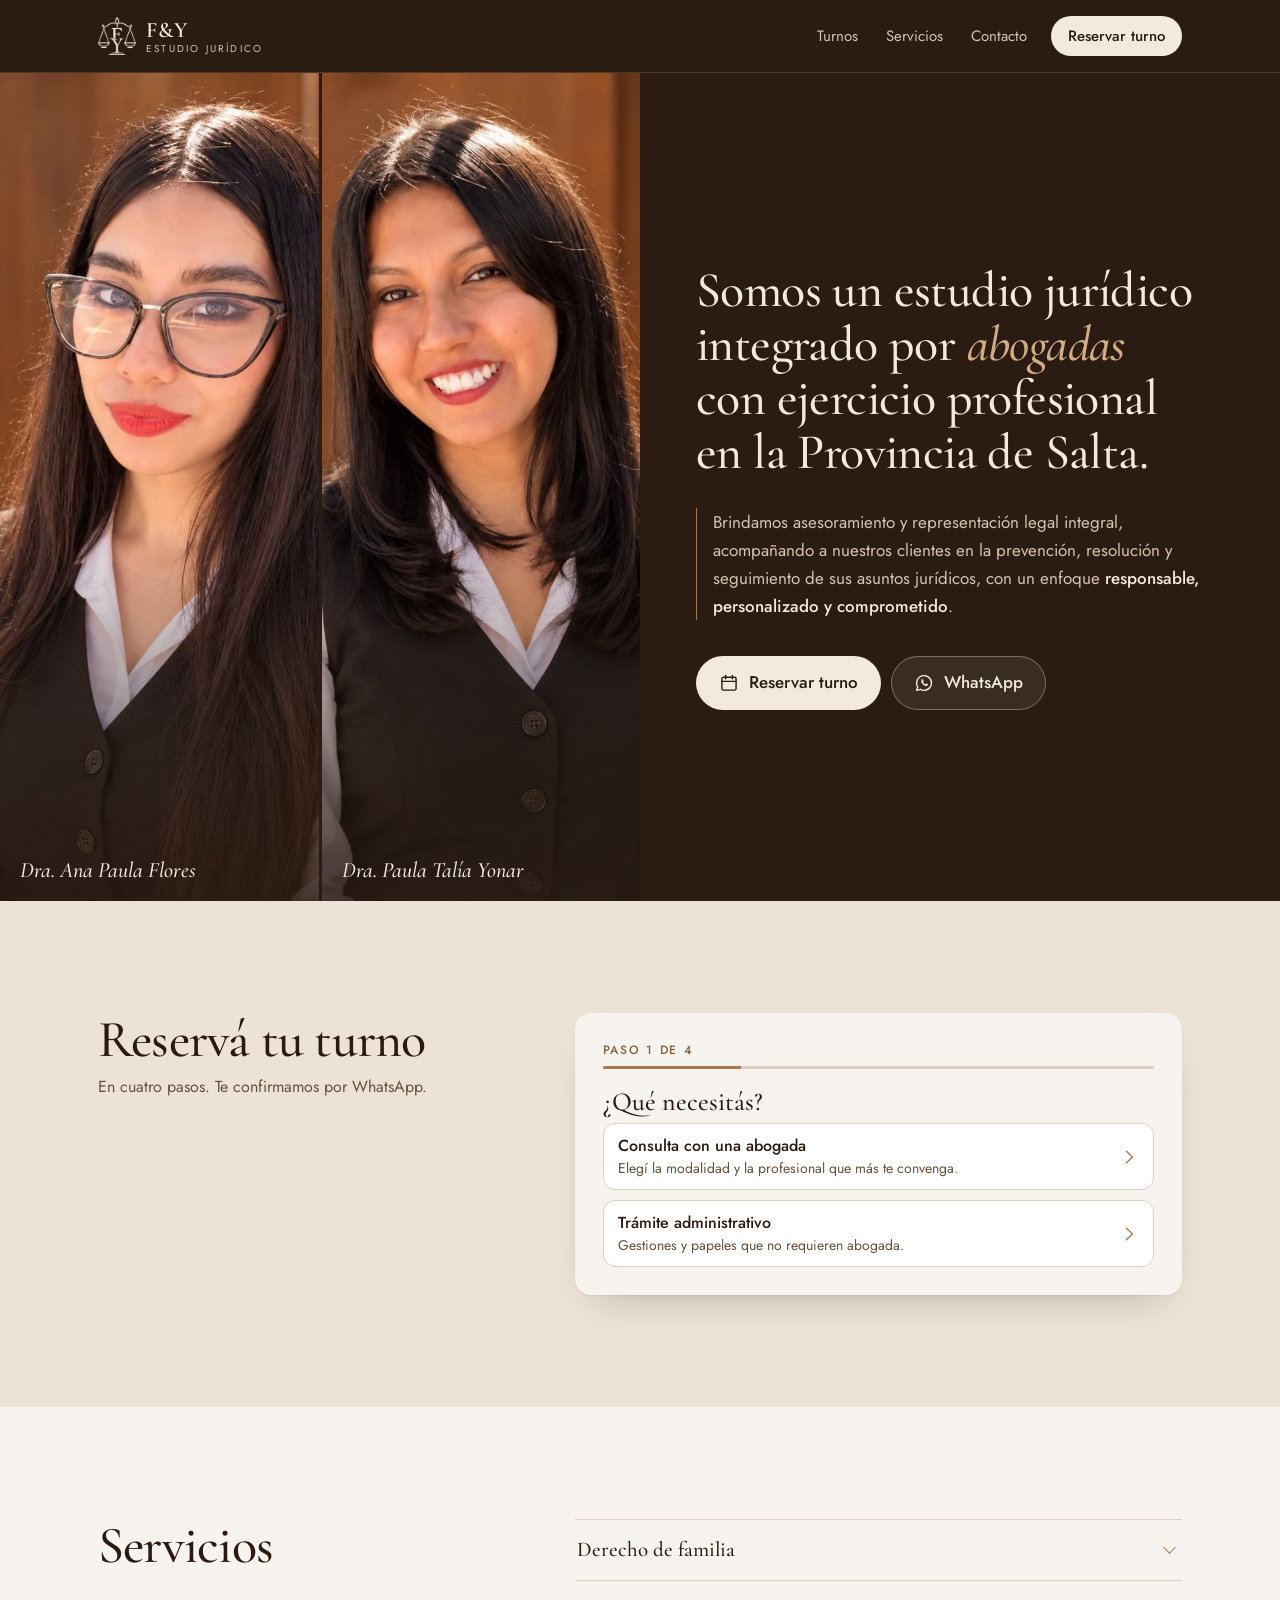
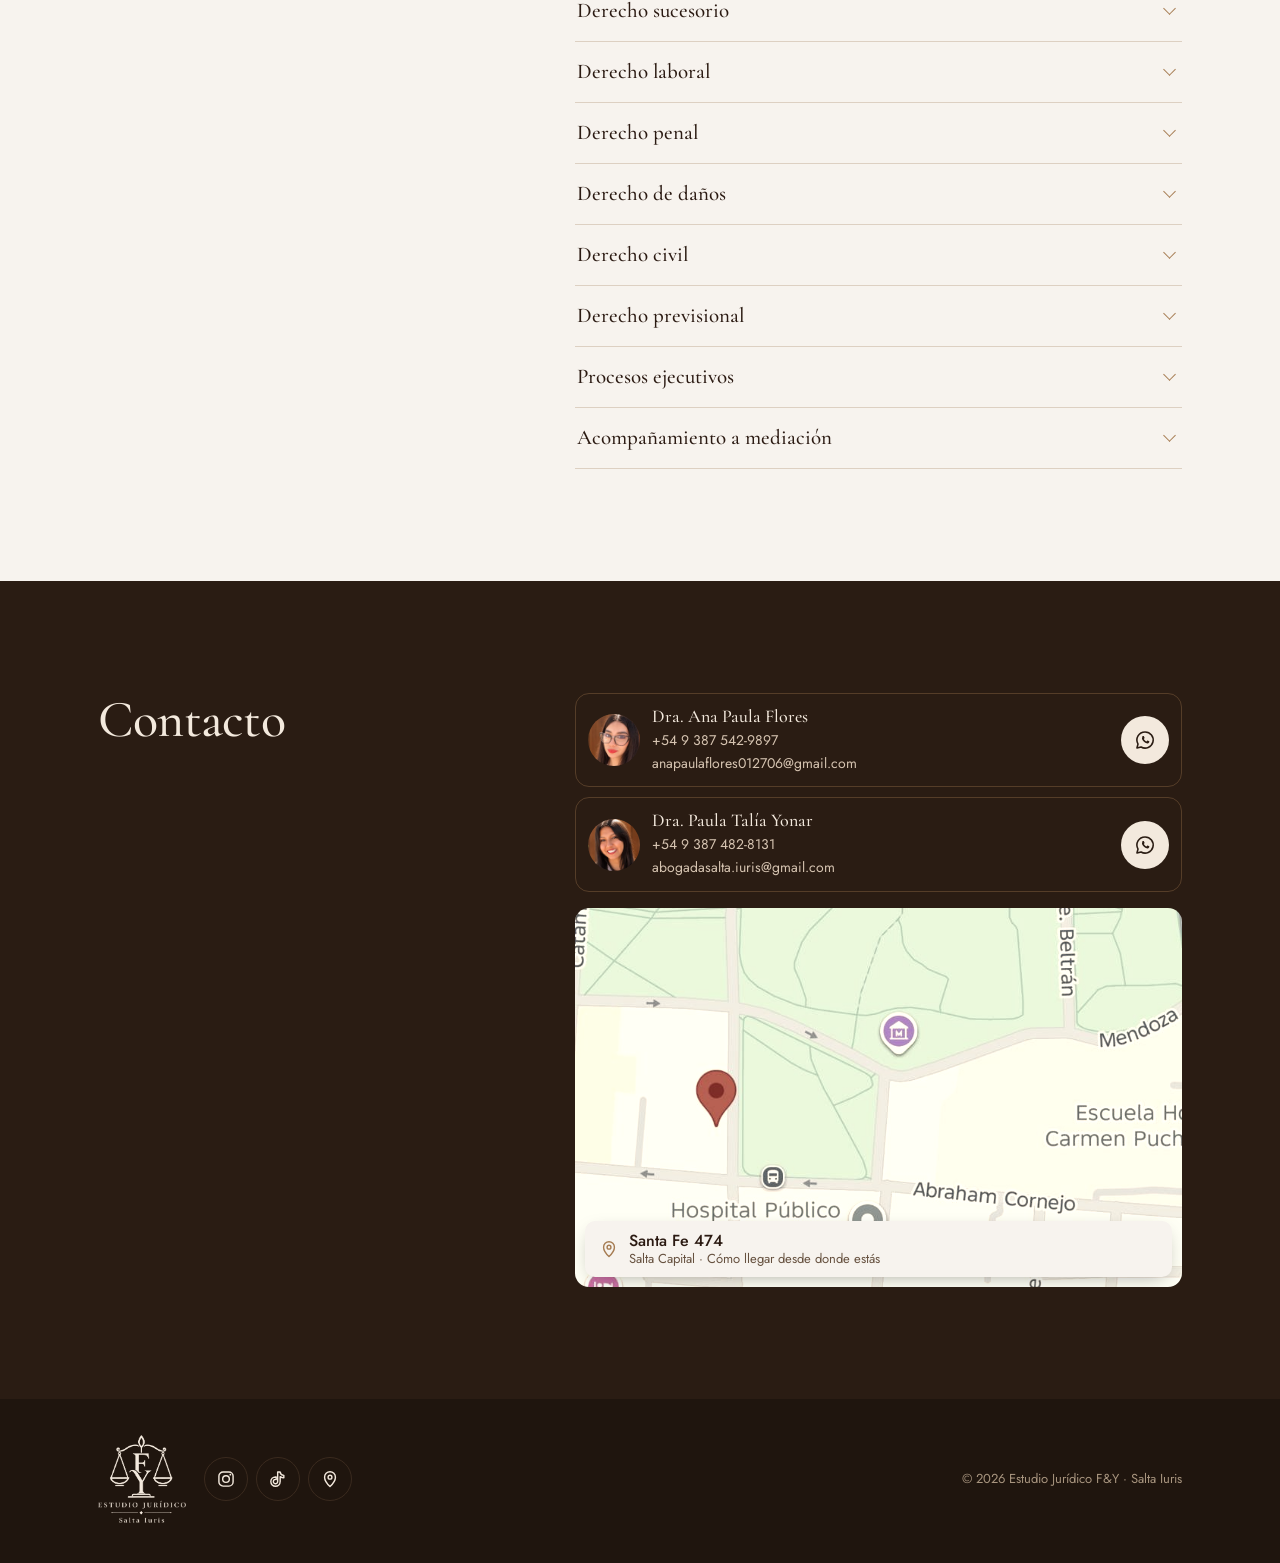
<file: index.html>
<!doctype html>
<html lang="es-AR">
<head>
  <meta charset="utf-8">
  <meta name="viewport" content="width=device-width, initial-scale=1, viewport-fit=cover, interactive-widget=resizes-content">
  <title>Abogadas en Salta | Estudio Jurídico F&amp;Y · Salta Iuris</title>
  <meta name="description" content="Estudio jurídico de abogadas en Salta Capital, Santa Fe 474. Familia, sucesiones, laboral, penal, daños, previsional y más. Reservá tu turno online o escribinos por WhatsApp.">
  <link rel="canonical" href="https://lucianoflores1.github.io/estudio-fy/">
  <meta name="robots" content="index, follow, max-image-preview:large">
  <meta name="theme-color" content="#2a1c13">
  <meta name="color-scheme" content="light">
  <meta name="format-detection" content="telephone=no">
  <meta name="geo.region" content="AR-A">
  <meta name="geo.placename" content="Salta">

  <meta property="og:type" content="website">
  <meta property="og:locale" content="es_AR">
  <meta property="og:site_name" content="Estudio Jurídico F&amp;Y · Salta Iuris">
  <meta property="og:title" content="Abogadas en Salta | Estudio Jurídico F&amp;Y">
  <meta property="og:description" content="Reservá tu turno online o escribinos por WhatsApp. Santa Fe 474, Salta Capital.">
  <meta property="og:url" content="https://lucianoflores1.github.io/estudio-fy/">
  <meta property="og:image" content="https://lucianoflores1.github.io/estudio-fy/assets/og-image.jpg">
  <meta property="og:image:width" content="1200">
  <meta property="og:image:height" content="630">
  <meta name="twitter:card" content="summary_large_image">

  <link rel="icon" href="favicon.ico" sizes="any">
  <link rel="icon" href="favicon-32.png" type="image/png" sizes="32x32">
  <link rel="apple-touch-icon" href="apple-touch-icon.png">
  <link rel="manifest" href="site.webmanifest">

  <link rel="preconnect" href="https://fonts.googleapis.com">
  <link rel="preconnect" href="https://fonts.gstatic.com" crossorigin>
  <link href="https://fonts.googleapis.com/css2?family=Cormorant+Garamond:ital,wght@0,500;0,600;1,500&family=Jost:wght@400;500&display=swap" rel="stylesheet">
  <link rel="stylesheet" href="css/styles.css">

  <script type="application/ld+json">
  {
    "@context": "https://schema.org",
    "@graph": [
      {
        "@type": ["LegalService", "LocalBusiness"],
        "@id": "https://lucianoflores1.github.io/estudio-fy/#estudio",
        "name": "Estudio Jurídico F&Y · Salta Iuris",
        "alternateName": ["Estudio Jurídico F&Y", "Salta Iuris", "Abogadas Salta Iuris"],
        "description": "Estudio jurídico integrado por abogadas con ejercicio profesional en la Provincia de Salta. Brindamos asesoramiento y representación legal integral, acompañando a nuestros clientes en la prevención, resolución y seguimiento de sus asuntos jurídicos, con un enfoque responsable, personalizado y comprometido.",
        "url": "https://lucianoflores1.github.io/estudio-fy/",
        "logo": "https://lucianoflores1.github.io/estudio-fy/assets/logo-marron.png",
        "image": "https://lucianoflores1.github.io/estudio-fy/assets/og-image.jpg",
        "telephone": "+54 9 387 542-9897",
        "email": "anapaulaflores012706@gmail.com",
        "address": {
          "@type": "PostalAddress",
          "streetAddress": "Santa Fe 474",
          "addressLocality": "Salta",
          "addressRegion": "Salta",
          "postalCode": "4400",
          "addressCountry": "AR"
        },
        "hasMap": "https://www.google.com/maps/search/?api=1&query=Santa+Fe+474+Salta",
        "openingHoursSpecification": [
          { "@type": "OpeningHoursSpecification", "dayOfWeek": ["Monday", "Tuesday", "Wednesday", "Thursday", "Friday", "Saturday"], "opens": "08:00", "closes": "20:00" }
        ],
        "areaServed": { "@type": "AdministrativeArea", "name": "Provincia de Salta" },
        "sameAs": [
          "https://www.instagram.com/abogadas.salta.iuris",
          "https://www.tiktok.com/@abogadas.salta.iuris"
        ],
        "employee": [
          { "@type": "Person", "name": "Ana Paula Flores", "honorificPrefix": "Dra.", "image": "https://lucianoflores1.github.io/estudio-fy/assets/fotos/dra-flores.jpg", "jobTitle": "Abogada", "telephone": "+54 9 387 542-9897", "email": "anapaulaflores012706@gmail.com" },
          { "@type": "Person", "name": "Paula Talía Yonar", "honorificPrefix": "Dra.", "image": "https://lucianoflores1.github.io/estudio-fy/assets/fotos/dra-yonar.jpg", "jobTitle": "Abogada", "telephone": "+54 9 387 482-8131", "email": "abogadasalta.iuris@gmail.com" }
        ],
        "potentialAction": { "@type": "ReserveAction", "name": "Reservar turno", "target": "https://lucianoflores1.github.io/estudio-fy/#turnos" },
        "knowsAbout": ["Derecho de familia", "Divorcios", "Alimentos", "Cuidado personal", "Régimen de comunicación", "Filiación", "Cambio de nombre", "Derecho sucesorio", "Sucesiones", "Derecho civil", "Contratos", "Prescripción adquisitiva", "Derecho de daños", "Accidentes de tránsito", "Derecho laboral", "ART", "Derecho penal", "Excarcelaciones", "Derecho previsional", "Jubilaciones", "Procesos ejecutivos", "Pagarés y cheques", "Planes de ahorro", "Mediación", "Trámites administrativos"]
      },
      {
        "@type": "WebSite",
        "url": "https://lucianoflores1.github.io/estudio-fy/",
        "name": "Estudio Jurídico F&Y · Salta Iuris",
        "inLanguage": "es-AR"
      }
    ]
  }
  </script>
</head>
<body class="v-a">
  <a class="skip" href="#turnos">Ir a reservar turno</a>

  <header class="top">
    <div class="top__in wrap">
      <a class="brand" href="#inicio" aria-label="Estudio Jurídico F&amp;Y, inicio">
        <img src="assets/isotipo-crema.png" alt="" width="34" height="34">
        <span class="brand__name"><b>F&amp;Y</b><small>Estudio Jurídico</small></span>
      </a>
      <nav class="nav" aria-label="Secciones">
        <a href="#turnos">Turnos</a>
        <a href="#servicios">Servicios</a>
        <a href="#contacto">Contacto</a>
      </nav>
      <a class="btn btn--cream btn--sm top__cta" href="#turnos">Reservar turno</a>
    </div>
  </header>

  <main>
    <!-- INICIO -->
    <!-- INICIO -->
    <section class="hero" id="inicio">
      <div class="ra">
        <figure class="ra__ph"><img src="assets/fotos/dra-flores.jpg" alt="Dra. Ana Paula Flores, abogada en Salta" width="1000" height="1250" fetchpriority="high"><figcaption>Dra. Ana Paula Flores</figcaption></figure>
        <figure class="ra__ph"><img src="assets/fotos/dra-yonar.jpg" alt="Dra. Paula Talía Yonar, abogada en Salta" width="1000" height="1250"><figcaption>Dra. Paula Talía Yonar</figcaption></figure>
      </div>
      <div class="ra__copy">
        <h1 class="hero__title">Somos un estudio jurídico integrado por <em>abogadas</em> con ejercicio profesional en la Provincia de Salta.</h1>
        <p class="hero__lede">Brindamos asesoramiento y representación legal integral, acompañando a nuestros clientes en la prevención, resolución y seguimiento de sus asuntos jurídicos, con un enfoque <b>responsable, personalizado y comprometido</b>.</p>
        <div class="hero__cta ra__cta">
          <a class="btn btn--cream btn--lg" href="#turnos"><svg class="ic" viewBox="0 0 24 24" aria-hidden="true"><use href="#i-cal"/></svg>Reservar turno</a>
          <button class="btn btn--ghost btn--lg" type="button" data-open-wa><svg class="ic" viewBox="0 0 24 24" aria-hidden="true"><use href="#i-wa"/></svg>WhatsApp</button>
        </div>
      </div>
    </section>

    <!-- TURNOS -->
    <section class="book" id="turnos" aria-labelledby="book-title">
      <div class="wrap book__in">
        <div class="book__head">
          <h2 id="book-title" class="h2">Reservá tu turno</h2>
          <p class="muted">En cuatro pasos. Te confirmamos por WhatsApp.</p>
        </div>

        <form class="wiz" data-wiz novalidate>
          <div class="wiz__bar">
            <button type="button" class="wiz__back" data-back aria-label="Volver al paso anterior" hidden>
              <svg class="ic" viewBox="0 0 24 24" aria-hidden="true"><use href="#i-back"/></svg>
            </button>
            <div class="wiz__progress">
              <small data-step-label>Paso 1 de 4</small>
              <div class="wiz__track"><i data-step-fill></i></div>
            </div>
          </div>

          <!-- Paso 1 -->
          <fieldset class="step" data-step="tipo">
            <legend class="step__title">¿Qué necesitás?</legend>
            <label class="opt">
              <input type="radio" name="tipo" value="consulta">
              <span class="opt__body"><b>Consulta con una abogada</b><small>Elegí la modalidad y la profesional que más te convenga.</small></span>
              <svg class="ic opt__chev" viewBox="0 0 24 24" aria-hidden="true"><use href="#i-chev"/></svg>
            </label>
            <label class="opt">
              <input type="radio" name="tipo" value="tramite">
              <span class="opt__body"><b>Trámite administrativo</b><small>Gestiones y papeles que no requieren abogada.</small></span>
              <svg class="ic opt__chev" viewBox="0 0 24 24" aria-hidden="true"><use href="#i-chev"/></svg>
            </label>
          </fieldset>

          <!-- Paso 2 -->
          <div class="step" data-step="quien" hidden>
            <fieldset>
              <legend class="step__title">¿Cómo preferís la consulta?</legend>
              <div class="seg" role="presentation">
                <label><input type="radio" name="modo" value="Presencial"><span>Presencial</span></label>
                <label><input type="radio" name="modo" value="Escrita"><span>Escrita</span></label>
                <label><input type="radio" name="modo" value="Online"><span>Online</span></label>
              </div>
              <p class="seg__note" data-modo-note>Elegí una modalidad.</p>
            </fieldset>

            <fieldset class="step__group">
              <legend class="step__sub">¿Con quién?</legend>
              <label class="opt opt--person">
                <input type="radio" name="dra" value="flores">
                <img src="assets/fotos/dra-flores-avatar.jpg" alt="" width="44" height="44">
                <span class="opt__body"><b>Dra. Ana Paula Flores</b><small>Lunes a viernes</small></span>
              </label>
              <label class="opt opt--person">
                <input type="radio" name="dra" value="yonar">
                <img src="assets/fotos/dra-yonar-avatar.jpg" alt="" width="44" height="44">
                <span class="opt__body"><b>Dra. Paula Talía Yonar</b><small>Lunes a sábado</small></span>
              </label>
              <label class="opt opt--person">
                <input type="radio" name="dra" value="any">
                <span class="opt__any" aria-hidden="true"><img src="assets/isotipo-marron.png" alt="" width="26" height="26"></span>
                <span class="opt__body"><b>Cualquier profesional</b><small>Lo definimos nosotras y te avisamos.</small></span>
              </label>
            </fieldset>
            <button type="button" class="btn btn--ink btn--block" data-next disabled>Continuar</button>
          </div>

          <!-- Paso 3 -->
          <div class="step" data-step="fecha" hidden>
            <p class="step__title">Elegí día y horario</p>
            <div class="cal" data-cal></div>
            <div class="slots" data-slots hidden>
              <p class="step__sub" data-slots-title></p>
              <div class="slots__grid" data-slots-grid></div>
            </div>
            <button type="button" class="btn btn--ink btn--block" data-next disabled>Continuar</button>
          </div>

          <!-- Paso 4 -->
          <div class="step" data-step="datos" hidden>
            <p class="step__title">Tus datos</p>
            <div class="summary" data-summary></div>
            <label class="field" data-tramite-field hidden>
              <span>¿Qué trámite necesitás?</span>
              <textarea name="detalle" rows="3" placeholder="Contanos brevemente"></textarea>
            </label>
            <label class="field">
              <span>Nombre y apellido</span>
              <input name="nombre" type="text" autocomplete="name" enterkeyhint="next" required>
            </label>
            <label class="field">
              <span>Teléfono</span>
              <input name="tel" type="tel" inputmode="tel" autocomplete="tel" enterkeyhint="next" required>
            </label>
            <label class="field">
              <span>Correo <i>(opcional)</i></span>
              <input name="mail" type="email" autocomplete="email" autocapitalize="none" enterkeyhint="done">
            </label>
            <p class="form-error" data-error role="alert" hidden></p>
            <button type="submit" class="btn btn--ink btn--block">
              <svg class="ic" viewBox="0 0 24 24" aria-hidden="true"><use href="#i-wa"/></svg>
              Confirmar turno
            </button>
            <p class="fine">Se abre WhatsApp con tu reserva lista para enviar.</p>
          </div>

          <!-- Listo -->
          <div class="step step--done" data-step="listo" hidden>
            <img class="done__seal" src="assets/isotipo-marron.png" alt="" width="64" height="64">
            <p class="step__title">¡Turno solicitado!</p>
            <p class="muted" data-done-text></p>
            <div class="done__actions">
              <a class="btn btn--ink btn--block" data-done-wa target="_blank" rel="noopener">
                <svg class="ic" viewBox="0 0 24 24" aria-hidden="true"><use href="#i-wa"/></svg>
                Volver a abrir WhatsApp
              </a>
              <button type="button" class="btn btn--line btn--block" data-ics>
                <svg class="ic" viewBox="0 0 24 24" aria-hidden="true"><use href="#i-cal"/></svg>
                Agregar a mi calendario
              </button>
              <button type="button" class="link" data-restart>Pedir otro turno</button>
            </div>
          </div>
        </form>
      </div>
    </section>

    <!-- SERVICIOS -->
    <section class="services" id="servicios" aria-labelledby="serv-title">
      <div class="wrap services__in">
        <h2 id="serv-title" class="h2">Servicios</h2>
        <div class="acc">
          <details name="serv">
            <summary>Derecho de familia</summary>
            <ul>
              <li><b>Divorcios</b> unilaterales o conjuntos.</li>
              <li><b>Alimentos.</b> Fijación, aumento y cese de cuota alimentaria. Ejecución de alimentos.</li>
              <li><b>Cuidado personal.</b></li>
              <li><b>Régimen de comunicación.</b></li>
              <li><b>Filiación.</b> Reconocimiento de hijos, impugnación y reclamo de paternidad.</li>
              <li><b>Supresión de apellido. Cambio de nombre.</b></li>
            </ul>
          </details>
          <details name="serv">
            <summary>Derecho sucesorio</summary>
            <ul>
              <li><b>Sucesiones intestadas.</b> Declaratoria de herederos, partición y adjudicación, administración de bienes.</li>
              <li><b>Sucesiones testadas.</b> Asesoramiento para redactar, entender o impugnar un testamento.</li>
            </ul>
          </details>
          <details name="serv">
            <summary>Derecho laboral</summary>
            <ul>
              <li><b>Laboral.</b> Despidos, suspensiones, empleo no registrado, salarios impagos, indemnizaciones y diferencias salariales.</li>
              <li><b>Accidentes laborales y procesos ante ART.</b> Accidentes de trabajo, enfermedades profesionales e inculpables, y reclamos ante la ART.</li>
            </ul>
          </details>
          <details name="serv">
            <summary>Derecho penal</summary>
            <ul>
              <li><b>Defensa penal integral en todas las causas penales.</b> Asesoramiento, asistencia inmediata en el lugar de detención, defensa desde la denuncia hasta el juicio oral.</li>
              <li><b>Excarcelaciones.</b></li>
              <li><b>Eliminación de antecedentes.</b></li>
            </ul>
          </details>
          <details name="serv">
            <summary>Derecho de daños</summary>
            <ul>
              <li><b>Accidentes de tránsito.</b> Reclamos por lesiones, daños materiales, incapacidad y compensaciones derivadas de accidentes viales.</li>
              <li><b>Daños y perjuicios.</b> Reclamo de indemnización por daños sufridos.</li>
            </ul>
          </details>
          <details name="serv">
            <summary>Derecho civil</summary>
            <ul>
              <li><b>Contratos.</b> Redacción, revisión e incumplimiento de contratos.</li>
              <li><b>Prescripción adquisitiva.</b></li>
            </ul>
          </details>
          <details name="serv">
            <summary>Derecho previsional</summary>
            <ul>
              <li><b>Previsional y seguridad social.</b> Planificación de jubilaciones, jubilaciones.</li>
            </ul>
          </details>
          <details name="serv">
            <summary>Procesos ejecutivos</summary>
            <ul>
              <li><b>Pagarés y cheques.</b> Cobro judicial de pagarés y cheques.</li>
              <li><b>Planes de ahorro.</b> Impugnación de planillas. Sentencia de remate.</li>
            </ul>
          </details>
          <details name="serv">
            <summary>Acompañamiento a mediación</summary>
            <ul>
              <li>Te brindamos asesoramiento y acompañamiento en cualquier audiencia de mediación.</li>
            </ul>
          </details>
        </div>
      </div>
    </section>

    <!-- CONTACTO -->
    <section class="contact" id="contacto" aria-labelledby="contact-title">
      <div class="wrap contact__in">
        <h2 id="contact-title" class="h2">Contacto</h2>

        <ul class="people">
          <li class="person">
            <img src="assets/fotos/dra-flores-avatar.jpg" alt="" width="56" height="56" loading="lazy">
            <div class="person__info">
              <b>Dra. Ana Paula Flores</b>
              <a href="tel:+5493875429897">+54 9 387 542-9897</a>
              <a class="person__mail" href="mailto:anapaulaflores012706@gmail.com">anapaulaflores012706@gmail.com</a>
            </div>
            <a class="icon-btn icon-btn--wa" href="https://wa.me/5493875429897?text=Hola%20Dra.%20Flores%2C%20quisiera%20hacer%20una%20consulta." target="_blank" rel="noopener" aria-label="WhatsApp a la Dra. Flores"><svg class="ic" viewBox="0 0 24 24" aria-hidden="true"><use href="#i-wa"/></svg></a>
          </li>
          <li class="person">
            <img src="assets/fotos/dra-yonar-avatar.jpg" alt="" width="56" height="56" loading="lazy">
            <div class="person__info">
              <b>Dra. Paula Talía Yonar</b>
              <a href="tel:+5493874828131">+54 9 387 482-8131</a>
              <a class="person__mail" href="mailto:abogadasalta.iuris@gmail.com">abogadasalta.iuris@gmail.com</a>
            </div>
            <a class="icon-btn icon-btn--wa" href="https://wa.me/5493874828131?text=Hola%20Dra.%20Yonar%2C%20quisiera%20hacer%20una%20consulta." target="_blank" rel="noopener" aria-label="WhatsApp a la Dra. Yonar"><svg class="ic" viewBox="0 0 24 24" aria-hidden="true"><use href="#i-wa"/></svg></a>
          </li>
        </ul>

        <a class="place" href="https://www.google.com/maps/dir/?api=1&amp;destination=Santa+Fe+474%2C+Salta%2C+Argentina" target="_blank" rel="noopener" aria-label="Cómo llegar a Santa Fe 474, Salta, desde tu ubicación">
          <img src="assets/fotos/mapa-santa-fe-474.jpg" alt="Mapa de la ubicación del estudio en Santa Fe 474, Salta" width="800" height="666" loading="lazy">
          <span class="place__label">
            <svg class="ic" viewBox="0 0 24 24" aria-hidden="true"><use href="#i-pin"/></svg>
            <span><b>Santa Fe 474</b><small>Salta Capital · Cómo llegar desde donde estás</small></span>
          </span>
        </a>
      </div>
    </section>
  </main>

  <footer class="foot">
    <div class="wrap foot__in">
      <img src="assets/logo-crema.png" alt="Estudio Jurídico F&amp;Y, Salta Iuris" width="96" height="96" loading="lazy">
      <ul class="social">
        <li><a href="https://www.instagram.com/abogadas.salta.iuris" target="_blank" rel="noopener" aria-label="Instagram"><svg class="ic" viewBox="0 0 24 24" aria-hidden="true"><use href="#i-ig"/></svg></a></li>
        <li><a href="https://www.tiktok.com/@abogadas.salta.iuris" target="_blank" rel="noopener" aria-label="TikTok"><svg class="ic" viewBox="0 0 24 24" aria-hidden="true"><use href="#i-tt"/></svg></a></li>
        <li><a href="https://www.google.com/maps/dir/?api=1&amp;destination=Santa+Fe+474%2C+Salta%2C+Argentina" target="_blank" rel="noopener" aria-label="Cómo llegar"><svg class="ic" viewBox="0 0 24 24" aria-hidden="true"><use href="#i-pin"/></svg></a></li>
      </ul>
      <p>© <span data-year>2026</span> Estudio Jurídico F&amp;Y · Salta Iuris</p>
    </div>
  </footer>

  <!-- Acciones fijas en celular -->
  <nav class="actbar" aria-label="Acciones rápidas">
    <a class="btn btn--cream actbar__main" href="#turnos"><svg class="ic" viewBox="0 0 24 24" aria-hidden="true"><use href="#i-cal"/></svg>Reservar turno</a>
    <button class="actbar__wa" type="button" data-open-wa aria-label="Escribir por WhatsApp"><svg class="ic" viewBox="0 0 24 24" aria-hidden="true"><use href="#i-wa"/></svg></button>
  </nav>

  <div class="sheet" data-sheet hidden>
    <div class="sheet__panel" role="dialog" aria-modal="true" aria-labelledby="sheet-title">
      <span class="sheet__grip" aria-hidden="true"></span>
      <p id="sheet-title" class="sheet__title">¿A quién le escribís?</p>
      <a class="sheet__opt" href="https://wa.me/5493875429897?text=Hola%20Dra.%20Flores%2C%20quisiera%20hacer%20una%20consulta." target="_blank" rel="noopener">
        <img src="assets/fotos/dra-flores-avatar.jpg" alt="" width="48" height="48">
        <span><b>Dra. Ana Paula Flores</b><small>+54 9 387 542-9897</small></span>
        <svg class="ic" viewBox="0 0 24 24" aria-hidden="true"><use href="#i-wa"/></svg>
      </a>
      <a class="sheet__opt" href="https://wa.me/5493874828131?text=Hola%20Dra.%20Yonar%2C%20quisiera%20hacer%20una%20consulta." target="_blank" rel="noopener">
        <img src="assets/fotos/dra-yonar-avatar.jpg" alt="" width="48" height="48">
        <span><b>Dra. Paula Talía Yonar</b><small>+54 9 387 482-8131</small></span>
        <svg class="ic" viewBox="0 0 24 24" aria-hidden="true"><use href="#i-wa"/></svg>
      </a>
      <button class="btn btn--line btn--block" type="button" data-sheet-close>Cerrar</button>
    </div>
  </div>

  <svg width="0" height="0" style="position:absolute" aria-hidden="true">
    <symbol id="i-wa" viewBox="0 0 24 24"><path d="M12 3.2a8.8 8.8 0 0 0-7.6 13.2L3.2 20.8l4.5-1.2A8.8 8.8 0 1 0 12 3.2Z" fill="none" stroke="currentColor" stroke-width="1.7" stroke-linejoin="round"/><path d="M9.1 7.9c.2-.4.4-.4.7-.4h.5c.2 0 .4.1.5.4l.7 1.6c.1.2 0 .5-.1.6l-.5.6c-.1.1-.1.3 0 .5.6 1 1.4 1.8 2.4 2.3.2.1.4.1.5-.1l.6-.7c.2-.2.4-.2.6-.1l1.5.7c.2.1.4.3.3.6-.1.9-.9 1.7-1.8 1.8-1.1.1-2.6-.4-4.1-1.8-1.6-1.5-2.4-3.1-2.2-4.2.1-.4.2-.6.4-.8Z" fill="currentColor"/></symbol>
    <symbol id="i-cal" viewBox="0 0 24 24"><rect x="3.5" y="5" width="17" height="15.5" rx="2" fill="none" stroke="currentColor" stroke-width="1.7"/><path d="M3.5 10h17M8 3v4M16 3v4" fill="none" stroke="currentColor" stroke-width="1.7" stroke-linecap="round"/></symbol>
    <symbol id="i-chev" viewBox="0 0 24 24"><path d="m9 5 7 7-7 7" fill="none" stroke="currentColor" stroke-width="1.7" stroke-linecap="round" stroke-linejoin="round"/></symbol>
    <symbol id="i-back" viewBox="0 0 24 24"><path d="M19 12H5M11 6l-6 6 6 6" fill="none" stroke="currentColor" stroke-width="1.7" stroke-linecap="round" stroke-linejoin="round"/></symbol>
    <symbol id="i-pin" viewBox="0 0 24 24"><path d="M12 21s-6.5-6.1-6.5-11.2a6.5 6.5 0 0 1 13 0C18.5 14.9 12 21 12 21Z" fill="none" stroke="currentColor" stroke-width="1.7" stroke-linejoin="round"/><circle cx="12" cy="9.8" r="2.3" fill="none" stroke="currentColor" stroke-width="1.7"/></symbol>
    <symbol id="i-ig" viewBox="0 0 24 24"><rect x="3.5" y="3.5" width="17" height="17" rx="5" fill="none" stroke="currentColor" stroke-width="1.7"/><circle cx="12" cy="12" r="4" fill="none" stroke="currentColor" stroke-width="1.7"/><circle cx="17.2" cy="6.8" r="1.1" fill="currentColor"/></symbol>
    <symbol id="i-tt" viewBox="0 0 24 24"><path d="M14.5 3.5c.3 2.4 1.9 4 4.5 4.2v2.9a7.4 7.4 0 0 1-4.4-1.4v5.9a5.6 5.6 0 1 1-5.6-5.6l.8.1v3a2.6 2.6 0 1 0 1.8 2.5V3.5h2.9Z" fill="none" stroke="currentColor" stroke-width="1.7" stroke-linejoin="round"/></symbol>
  </svg>

  <script src="js/main.js" defer></script>
</body>
</html>
</file>
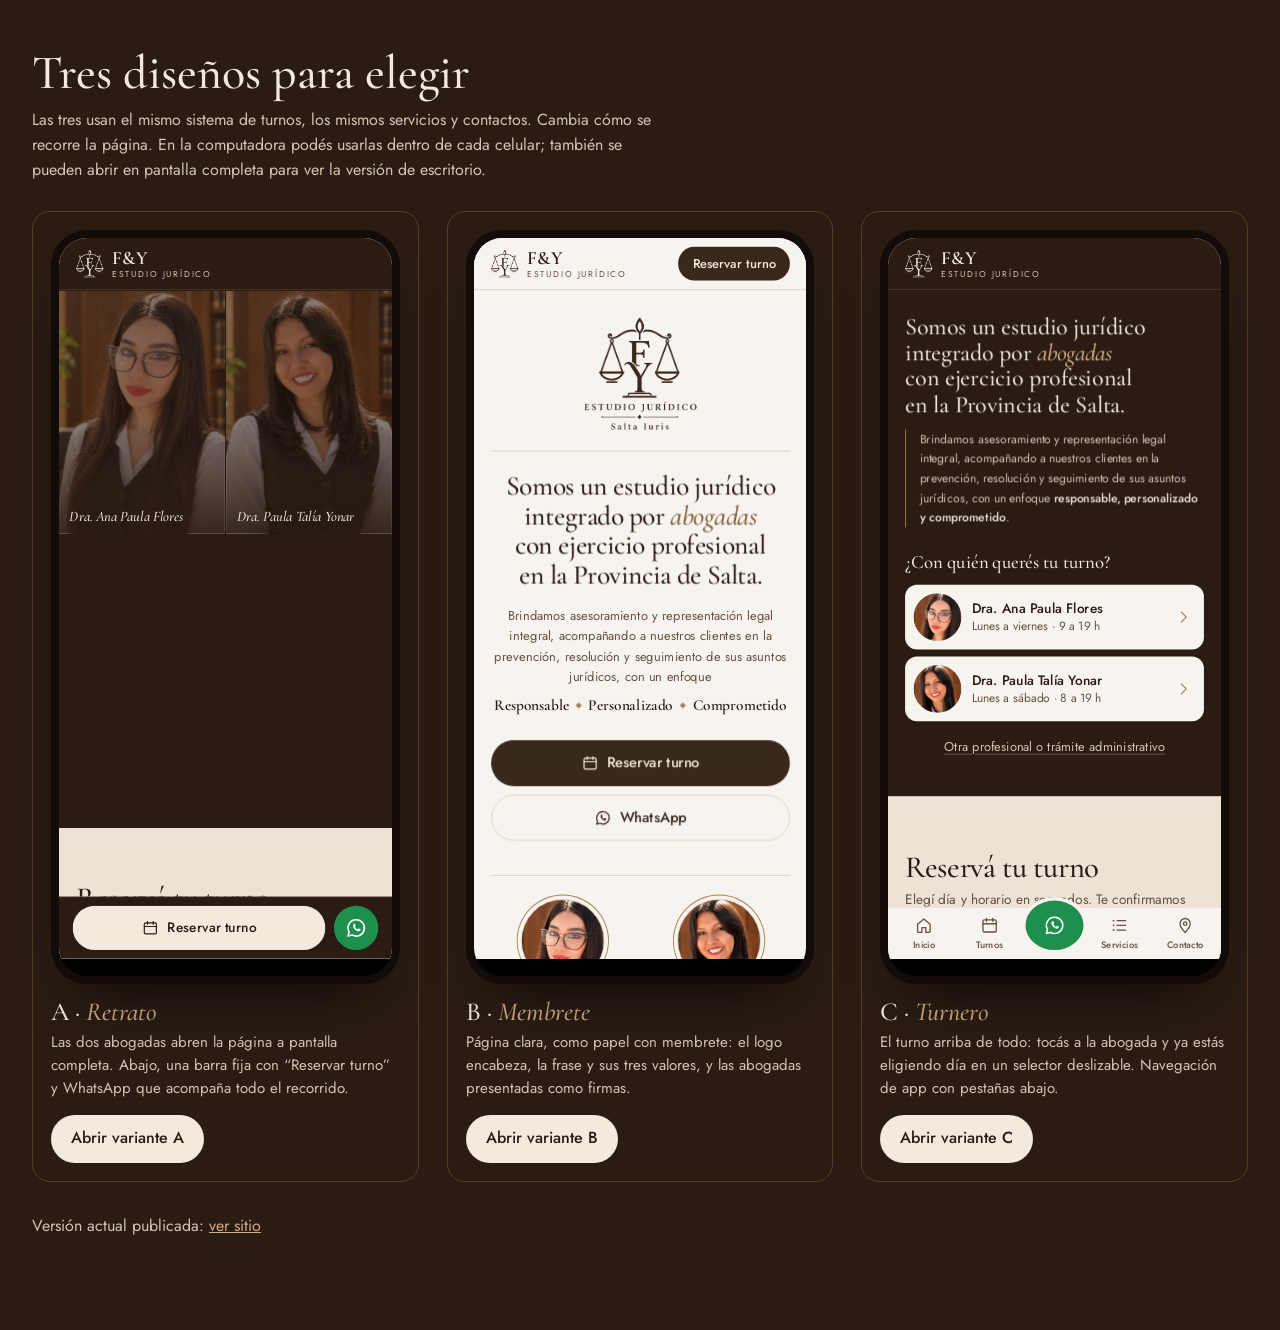
<file: variantes/index.html>
<!doctype html>
<html lang="es-AR">
<head>
  <meta charset="utf-8">
  <meta name="viewport" content="width=device-width, initial-scale=1, viewport-fit=cover">
  <title>Variantes de diseño · Estudio Jurídico F&amp;Y</title>
  <meta name="robots" content="noindex">
  <meta name="theme-color" content="#2a1c13">
  <link rel="icon" href="../favicon.ico" sizes="any">
  <link rel="preconnect" href="https://fonts.googleapis.com">
  <link rel="preconnect" href="https://fonts.gstatic.com" crossorigin>
  <link href="https://fonts.googleapis.com/css2?family=Cormorant+Garamond:ital,wght@0,500;0,600;1,500&family=Jost:wght@400;500&display=swap" rel="stylesheet">
  <style>
    :root { --walnut: #2a1c13; --paper: #f7f3ee; --cream: #f3e9dd; --soft: #d6c4b1; --bronze: #d2ad84; --line: rgba(166,124,82,.35); }
    * { box-sizing: border-box; }
    body { margin: 0; background: var(--walnut); color: var(--cream); font: 400 1rem/1.55 "Jost", system-ui, sans-serif; -webkit-tap-highlight-color: transparent; }
    .wrap { max-width: 1400px; margin: auto; padding: 32px 20px 48px; }
    h1 { margin: 0; font: 500 2.25rem/1.05 "Cormorant Garamond", Georgia, serif; }
    .lede { margin: 10px 0 28px; color: var(--soft); max-width: 40em; }
    .grid { display: grid; gap: 14px; }
    .card { display: grid; gap: 14px; padding: 18px; border: 1px solid var(--line); border-radius: 18px; text-decoration: none; color: inherit; }
    .card h2 { margin: 0; font: 500 1.625rem/1.1 "Cormorant Garamond", Georgia, serif; }
    .card h2 span { color: var(--bronze); font-style: italic; }
    .card p { margin: 4px 0 0; color: var(--soft); font-size: .9375rem; }
    .phone { display: none; }
    .open { display: inline-flex; align-items: center; justify-content: center; min-height: 48px; padding: 0 20px; border-radius: 999px; background: var(--cream); color: var(--walnut); font-weight: 500; text-decoration: none; }
    .card:active .open { transform: scale(.97); }
    .row { display: flex; flex-wrap: wrap; gap: 10px; }
    .ghost { background: transparent; color: var(--cream); border: 1px solid var(--line); }
    @media (min-width: 1100px) {
      .wrap { padding: 48px 32px 64px; }
      h1 { font-size: 3rem; }
      .grid { grid-template-columns: repeat(3, 1fr); gap: 28px; align-items: start; }
      .phone {
        display: block;
        width: 100%;
        aspect-ratio: 390 / 844;
        border-radius: 36px;
        overflow: hidden;
        border: 8px solid #120b07;
        box-shadow: 0 30px 60px -30px rgba(0,0,0,.8);
        background: #000;
        position: relative;
      }
      .phone iframe { position: absolute; top: 0; left: 0; width: 390px; height: 844px; border: 0; transform-origin: 0 0; }
    }
  </style>
</head>
<body>
  <div class="wrap">
    <h1>Tres diseños para elegir</h1>
    <p class="lede">Las tres usan el mismo sistema de turnos, los mismos servicios y contactos. Cambia cómo se recorre la página. En la computadora podés usarlas dentro de cada celular; también se pueden abrir en pantalla completa para ver la versión de escritorio.</p>

    <div class="grid">
      <article class="card">
        <div class="phone"><iframe src="a/" title="Variante A en celular" loading="lazy"></iframe></div>
        <div>
          <h2>A · <span>Retrato</span></h2>
          <p>Las dos abogadas abren la página a pantalla completa. Abajo, una barra fija con “Reservar turno” y WhatsApp que acompaña todo el recorrido.</p>
        </div>
        <div class="row"><a class="open" href="a/">Abrir variante A</a></div>
      </article>
      <article class="card">
        <div class="phone"><iframe src="b/" title="Variante B en celular" loading="lazy"></iframe></div>
        <div>
          <h2>B · <span>Membrete</span></h2>
          <p>Página clara, como papel con membrete: el logo encabeza, la frase y sus tres valores, y las abogadas presentadas como firmas.</p>
        </div>
        <div class="row"><a class="open" href="b/">Abrir variante B</a></div>
      </article>
      <article class="card">
        <div class="phone"><iframe src="c/" title="Variante C en celular" loading="lazy"></iframe></div>
        <div>
          <h2>C · <span>Turnero</span></h2>
          <p>El turno arriba de todo: tocás a la abogada y ya estás eligiendo día en un selector deslizable. Navegación de app con pestañas abajo.</p>
        </div>
        <div class="row"><a class="open" href="c/">Abrir variante C</a></div>
      </article>
    </div>
    <p class="lede" style="margin-top:32px">Versión actual publicada: <a href="../" style="color:var(--bronze)">ver sitio</a></p>
  </div>
  <script>
    function fit() {
      document.querySelectorAll(".phone").forEach(function (p) {
        var f = p.querySelector("iframe"); if (!f) return;
        f.style.transform = "scale(" + (p.clientWidth / 390) + ")";
      });
    }
    addEventListener("resize", fit); fit();
  </script>
</body>
</html>
</file>
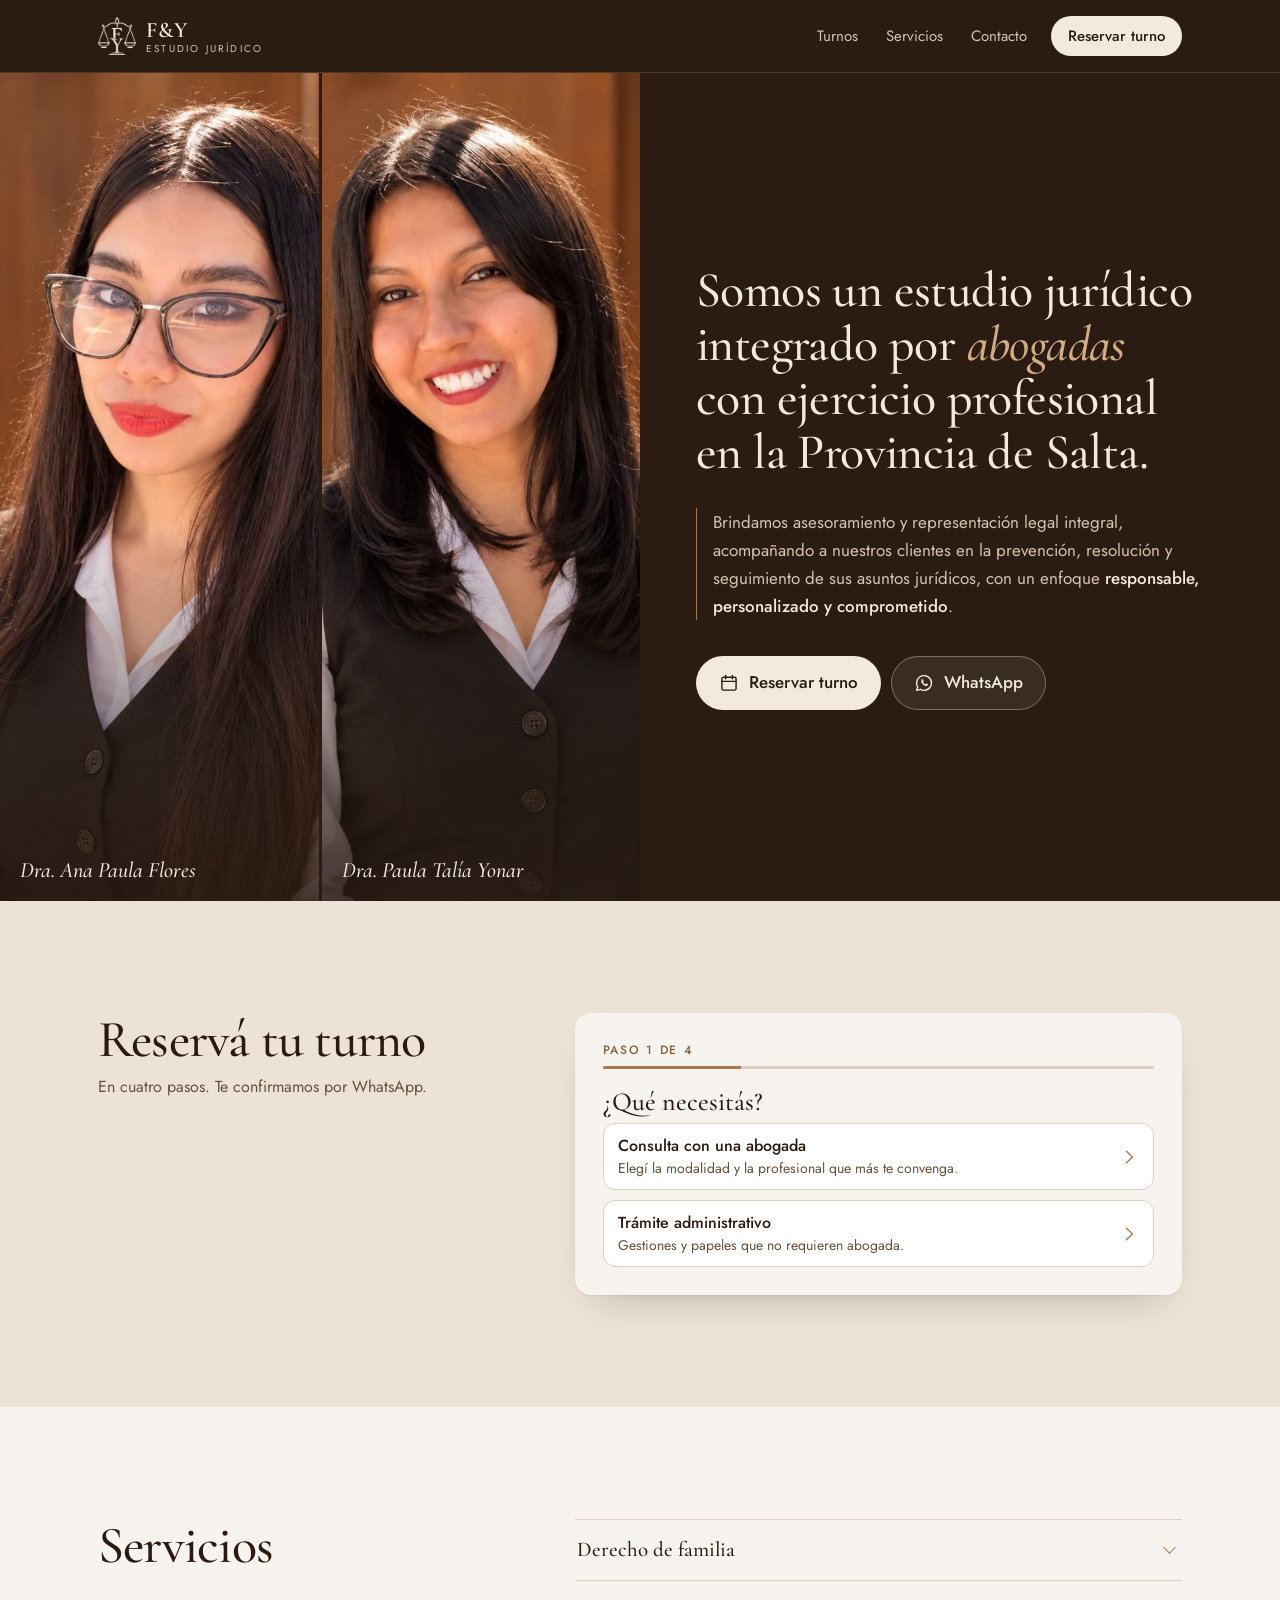
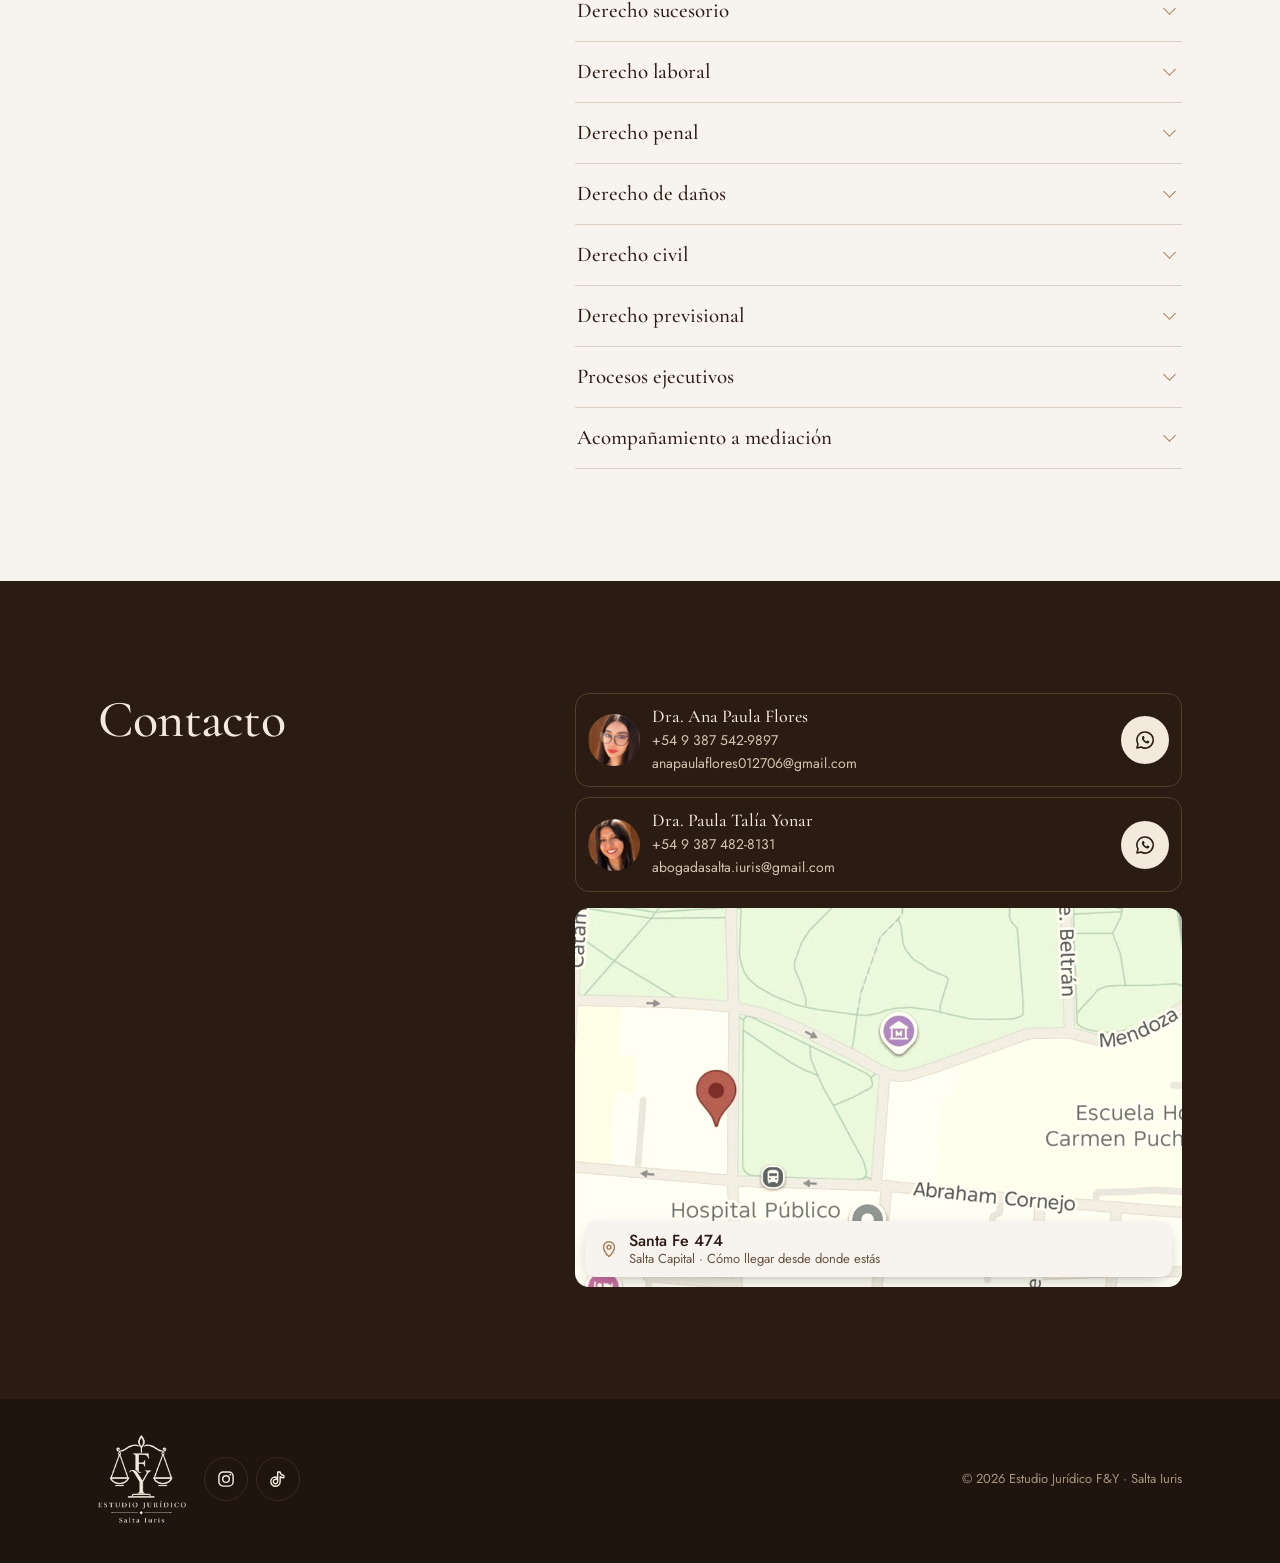
<file: variantes/a/index.html>
<!doctype html>
<html lang="es-AR">
<head>
  <meta charset="utf-8">
  <meta name="viewport" content="width=device-width, initial-scale=1, viewport-fit=cover, interactive-widget=resizes-content">
  <title>Variante A · Retrato · Estudio Jurídico F&amp;Y</title>
  <meta name="robots" content="noindex">
  <link rel="canonical" href="https://lucianoflores1.github.io/estudio-fy/">
  <meta name="theme-color" content="#2a1c13">
  <link rel="icon" href="../../favicon.ico" sizes="any">
  <link rel="preconnect" href="https://fonts.googleapis.com">
  <link rel="preconnect" href="https://fonts.gstatic.com" crossorigin>
  <link href="https://fonts.googleapis.com/css2?family=Cormorant+Garamond:ital,wght@0,500;0,600;1,500&family=Jost:wght@400;500&display=swap" rel="stylesheet">
  <link rel="stylesheet" href="../../css/styles.css">
  <link rel="stylesheet" href="a.css">
</head>
<body class="v-a">
  <header class="top">
    <div class="top__in wrap">
      <a class="brand" href="#inicio" aria-label="Estudio Jurídico F&amp;Y, inicio">
        <img src="../../assets/isotipo-crema.png" alt="" width="34" height="34">
        <span class="brand__name"><b>F&amp;Y</b><small>Estudio Jurídico</small></span>
      </a>
      <nav class="nav" aria-label="Secciones"><a href="#turnos">Turnos</a><a href="#servicios">Servicios</a><a href="#contacto">Contacto</a></nav>
      <a class="btn btn--cream btn--sm top__cta" href="#turnos">Reservar turno</a>
    </div>
  </header>
  <main>
    <section class="hero" id="inicio">
      <div class="ra">
        <figure class="ra__ph"><img src="../../assets/fotos/dra-flores.jpg" alt="Dra. Ana Paula Flores" width="1000" height="1250"><figcaption>Dra. Ana Paula Flores</figcaption></figure>
        <figure class="ra__ph"><img src="../../assets/fotos/dra-yonar.jpg" alt="Dra. Paula Talía Yonar" width="1000" height="1250"><figcaption>Dra. Paula Talía Yonar</figcaption></figure>
      </div>
      <div class="ra__copy">
        <h1 class="hero__title">Somos un estudio jurídico integrado por <em>abogadas</em> con ejercicio profesional en la Provincia de Salta.</h1>
        <p class="hero__lede">Brindamos asesoramiento y representación legal integral, acompañando a nuestros clientes en la prevención, resolución y seguimiento de sus asuntos jurídicos, con un enfoque <b>responsable, personalizado y comprometido</b>.</p>
        <div class="hero__cta ra__cta">
          <a class="btn btn--cream btn--lg" href="#turnos"><svg class="ic" viewBox="0 0 24 24" aria-hidden="true"><use href="#i-cal"/></svg>Reservar turno</a>
          <button class="btn btn--ghost btn--lg" type="button" data-open-wa><svg class="ic" viewBox="0 0 24 24" aria-hidden="true"><use href="#i-wa"/></svg>WhatsApp</button>
        </div>
      </div>
    </section>
    <section class="book" id="turnos" aria-labelledby="book-title">
      <div class="wrap book__in">
        <div class="book__head">
          <h2 id="book-title" class="h2">Reservá tu turno</h2>
          <p class="muted">En cuatro pasos. Te confirmamos por WhatsApp.</p>
        </div>
        <form class="wiz" data-wiz novalidate>
          <div class="wiz__bar">
            <button type="button" class="wiz__back" data-back aria-label="Volver al paso anterior" hidden>
              <svg class="ic" viewBox="0 0 24 24" aria-hidden="true"><use href="#i-back"/></svg>
            </button>
            <div class="wiz__progress">
              <small data-step-label>Paso 1 de 4</small>
              <div class="wiz__track"><i data-step-fill></i></div>
            </div>
          </div>

          <!-- Paso 1 -->
          <fieldset class="step" data-step="tipo">
            <legend class="step__title">¿Qué necesitás?</legend>
            <label class="opt">
              <input type="radio" name="tipo" value="consulta">
              <span class="opt__body"><b>Consulta con una abogada</b><small>Elegí la modalidad y la profesional que más te convenga.</small></span>
              <svg class="ic opt__chev" viewBox="0 0 24 24" aria-hidden="true"><use href="#i-chev"/></svg>
            </label>
            <label class="opt">
              <input type="radio" name="tipo" value="tramite">
              <span class="opt__body"><b>Trámite administrativo</b><small>Gestiones y papeles que no requieren abogada.</small></span>
              <svg class="ic opt__chev" viewBox="0 0 24 24" aria-hidden="true"><use href="#i-chev"/></svg>
            </label>
          </fieldset>

          <!-- Paso 2 -->
          <div class="step" data-step="quien" hidden>
            <fieldset>
              <legend class="step__title">¿Cómo preferís la consulta?</legend>
              <div class="seg" role="presentation">
                <label><input type="radio" name="modo" value="Presencial"><span>Presencial</span></label>
                <label><input type="radio" name="modo" value="Escrita"><span>Escrita</span></label>
                <label><input type="radio" name="modo" value="Online"><span>Online</span></label>
              </div>
              <p class="seg__note" data-modo-note>Elegí una modalidad.</p>
            </fieldset>

            <fieldset class="step__group">
              <legend class="step__sub">¿Con quién?</legend>
              <label class="opt opt--person">
                <input type="radio" name="dra" value="flores">
                <img src="../../assets/fotos/dra-flores-avatar.jpg" alt="" width="44" height="44">
                <span class="opt__body"><b>Dra. Ana Paula Flores</b><small>Lunes a viernes</small></span>
              </label>
              <label class="opt opt--person">
                <input type="radio" name="dra" value="yonar">
                <img src="../../assets/fotos/dra-yonar-avatar.jpg" alt="" width="44" height="44">
                <span class="opt__body"><b>Dra. Paula Talía Yonar</b><small>Lunes a sábado</small></span>
              </label>
              <label class="opt opt--person">
                <input type="radio" name="dra" value="any">
                <span class="opt__any" aria-hidden="true"><img src="../../assets/isotipo-marron.png" alt="" width="26" height="26"></span>
                <span class="opt__body"><b>Cualquier profesional</b><small>Lo definimos nosotras y te avisamos.</small></span>
              </label>
            </fieldset>
            <button type="button" class="btn btn--ink btn--block" data-next disabled>Continuar</button>
          </div>

          <!-- Paso 3 -->
          <div class="step" data-step="fecha" hidden>
            <p class="step__title">Elegí día y horario</p>
            <div class="cal" data-cal></div>
            <div class="slots" data-slots hidden>
              <p class="step__sub" data-slots-title></p>
              <div class="slots__grid" data-slots-grid></div>
            </div>
            <button type="button" class="btn btn--ink btn--block" data-next disabled>Continuar</button>
          </div>

          <!-- Paso 4 -->
          <div class="step" data-step="datos" hidden>
            <p class="step__title">Tus datos</p>
            <div class="summary" data-summary></div>
            <label class="field" data-tramite-field hidden>
              <span>¿Qué trámite necesitás?</span>
              <textarea name="detalle" rows="3" placeholder="Contanos brevemente"></textarea>
            </label>
            <label class="field">
              <span>Nombre y apellido</span>
              <input name="nombre" type="text" autocomplete="name" enterkeyhint="next" required>
            </label>
            <label class="field">
              <span>Teléfono</span>
              <input name="tel" type="tel" inputmode="tel" autocomplete="tel" enterkeyhint="next" required>
            </label>
            <label class="field">
              <span>Correo <i>(opcional)</i></span>
              <input name="mail" type="email" autocomplete="email" autocapitalize="none" enterkeyhint="done">
            </label>
            <p class="form-error" data-error role="alert" hidden></p>
            <button type="submit" class="btn btn--ink btn--block">
              <svg class="ic" viewBox="0 0 24 24" aria-hidden="true"><use href="#i-wa"/></svg>
              Confirmar turno
            </button>
            <p class="fine">Se abre WhatsApp con tu reserva lista para enviar.</p>
          </div>

          <!-- Listo -->
          <div class="step step--done" data-step="listo" hidden>
            <img class="done__seal" src="../../assets/isotipo-marron.png" alt="" width="64" height="64">
            <p class="step__title">¡Turno solicitado!</p>
            <p class="muted" data-done-text></p>
            <div class="done__actions">
              <a class="btn btn--ink btn--block" data-done-wa target="_blank" rel="noopener">
                <svg class="ic" viewBox="0 0 24 24" aria-hidden="true"><use href="#i-wa"/></svg>
                Volver a abrir WhatsApp
              </a>
              <button type="button" class="btn btn--line btn--block" data-ics>
                <svg class="ic" viewBox="0 0 24 24" aria-hidden="true"><use href="#i-cal"/></svg>
                Agregar a mi calendario
              </button>
              <button type="button" class="link" data-restart>Pedir otro turno</button>
            </div>
          </div>
        </form>
      </div>
    </section>
    <section class="services" id="servicios" aria-labelledby="serv-title">
      <div class="wrap services__in">
        <h2 id="serv-title" class="h2">Servicios</h2>
        <div class="acc">
          <details name="serv">
            <summary>Derecho de familia</summary>
            <ul>
              <li><b>Divorcios</b> unilaterales o conjuntos.</li>
              <li><b>Alimentos.</b> Fijación, aumento y cese de cuota alimentaria. Ejecución de alimentos.</li>
              <li><b>Cuidado personal.</b></li>
              <li><b>Régimen de comunicación.</b></li>
              <li><b>Filiación.</b> Reconocimiento de hijos, impugnación y reclamo de paternidad.</li>
              <li><b>Supresión de apellido. Cambio de nombre.</b></li>
            </ul>
          </details>
          <details name="serv">
            <summary>Derecho sucesorio</summary>
            <ul>
              <li><b>Sucesiones intestadas.</b> Declaratoria de herederos, partición y adjudicación, administración de bienes.</li>
              <li><b>Sucesiones testadas.</b> Asesoramiento para redactar, entender o impugnar un testamento.</li>
            </ul>
          </details>
          <details name="serv">
            <summary>Derecho laboral</summary>
            <ul>
              <li><b>Laboral.</b> Despidos, suspensiones, empleo no registrado, salarios impagos, indemnizaciones y diferencias salariales.</li>
              <li><b>Accidentes laborales y procesos ante ART.</b> Accidentes de trabajo, enfermedades profesionales e inculpables, y reclamos ante la ART.</li>
            </ul>
          </details>
          <details name="serv">
            <summary>Derecho penal</summary>
            <ul>
              <li><b>Defensa penal integral en todas las causas penales.</b> Asesoramiento, asistencia inmediata en el lugar de detención, defensa desde la denuncia hasta el juicio oral.</li>
              <li><b>Excarcelaciones.</b></li>
              <li><b>Eliminación de antecedentes.</b></li>
            </ul>
          </details>
          <details name="serv">
            <summary>Derecho de daños</summary>
            <ul>
              <li><b>Accidentes de tránsito.</b> Reclamos por lesiones, daños materiales, incapacidad y compensaciones derivadas de accidentes viales.</li>
              <li><b>Daños y perjuicios.</b> Reclamo de indemnización por daños sufridos.</li>
            </ul>
          </details>
          <details name="serv">
            <summary>Derecho civil</summary>
            <ul>
              <li><b>Contratos.</b> Redacción, revisión e incumplimiento de contratos.</li>
              <li><b>Prescripción adquisitiva.</b></li>
            </ul>
          </details>
          <details name="serv">
            <summary>Derecho previsional</summary>
            <ul>
              <li><b>Previsional y seguridad social.</b> Planificación de jubilaciones, jubilaciones.</li>
            </ul>
          </details>
          <details name="serv">
            <summary>Procesos ejecutivos</summary>
            <ul>
              <li><b>Pagarés y cheques.</b> Cobro judicial de pagarés y cheques.</li>
              <li><b>Planes de ahorro.</b> Impugnación de planillas. Sentencia de remate.</li>
            </ul>
          </details>
          <details name="serv">
            <summary>Acompañamiento a mediación</summary>
            <ul>
              <li>Te brindamos asesoramiento y acompañamiento en cualquier audiencia de mediación.</li>
            </ul>
          </details>
        </div>
      </div>
    </section>
    <section class="contact" id="contacto" aria-labelledby="contact-title">
      <div class="wrap contact__in">
        <h2 id="contact-title" class="h2">Contacto</h2>
        <ul class="people">
          <li class="person">
            <img src="../../assets/fotos/dra-flores-avatar.jpg" alt="" width="56" height="56" loading="lazy">
            <div class="person__info">
              <b>Dra. Ana Paula Flores</b>
              <a href="tel:+5493875429897">+54 9 387 542-9897</a>
              <a class="person__mail" href="mailto:anapaulaflores012706@gmail.com">anapaulaflores012706@gmail.com</a>
            </div>
            <a class="icon-btn icon-btn--wa" href="https://wa.me/5493875429897?text=Hola%20Dra.%20Flores%2C%20quisiera%20hacer%20una%20consulta." target="_blank" rel="noopener" aria-label="WhatsApp a la Dra. Flores"><svg class="ic" viewBox="0 0 24 24" aria-hidden="true"><use href="#i-wa"/></svg></a>
          </li>
          <li class="person">
            <img src="../../assets/fotos/dra-yonar-avatar.jpg" alt="" width="56" height="56" loading="lazy">
            <div class="person__info">
              <b>Dra. Paula Talía Yonar</b>
              <a href="tel:+5493874828131">+54 9 387 482-8131</a>
              <a class="person__mail" href="mailto:abogadasalta.iuris@gmail.com">abogadasalta.iuris@gmail.com</a>
            </div>
            <a class="icon-btn icon-btn--wa" href="https://wa.me/5493874828131?text=Hola%20Dra.%20Yonar%2C%20quisiera%20hacer%20una%20consulta." target="_blank" rel="noopener" aria-label="WhatsApp a la Dra. Yonar"><svg class="ic" viewBox="0 0 24 24" aria-hidden="true"><use href="#i-wa"/></svg></a>
          </li>
        </ul>
        <a class="place" href="https://www.google.com/maps/dir/?api=1&amp;destination=Santa+Fe+474%2C+Salta%2C+Argentina" target="_blank" rel="noopener" aria-label="Cómo llegar a Santa Fe 474, Salta, desde tu ubicación">
          <img src="../../assets/fotos/mapa-santa-fe-474.jpg" alt="Mapa de la ubicación del estudio en Santa Fe 474, Salta" width="800" height="666" loading="lazy">
          <span class="place__label">
            <svg class="ic" viewBox="0 0 24 24" aria-hidden="true"><use href="#i-pin"/></svg>
            <span><b>Santa Fe 474</b><small>Salta Capital · Cómo llegar desde donde estás</small></span>
          </span>
        </a>
      </div>
    </section>
  </main>
  <footer class="foot">
    <div class="wrap foot__in">
      <img src="../../assets/logo-crema.png" alt="Estudio Jurídico F&amp;Y, Salta Iuris" width="96" height="96" loading="lazy">
      <ul class="social">
        <li><a href="https://www.instagram.com/abogadas.salta.iuris" target="_blank" rel="noopener" aria-label="Instagram"><svg class="ic" viewBox="0 0 24 24" aria-hidden="true"><use href="#i-ig"/></svg></a></li>
        <li><a href="https://www.tiktok.com/@abogadas.salta.iuris" target="_blank" rel="noopener" aria-label="TikTok"><svg class="ic" viewBox="0 0 24 24" aria-hidden="true"><use href="#i-tt"/></svg></a></li>
      </ul>
      <p>© <span data-year>2026</span> Estudio Jurídico F&amp;Y · Salta Iuris</p>
    </div>
  </footer>
  <nav class="actbar" aria-label="Acciones rápidas">
    <a class="btn btn--cream actbar__main" href="#turnos"><svg class="ic" viewBox="0 0 24 24" aria-hidden="true"><use href="#i-cal"/></svg>Reservar turno</a>
    <button class="actbar__wa" type="button" data-open-wa aria-label="Escribir por WhatsApp"><svg class="ic" viewBox="0 0 24 24" aria-hidden="true"><use href="#i-wa"/></svg></button>
  </nav>
  <div class="sheet" data-sheet hidden>
    <div class="sheet__panel" role="dialog" aria-modal="true" aria-labelledby="sheet-title">
      <span class="sheet__grip" aria-hidden="true"></span>
      <p id="sheet-title" class="sheet__title">¿A quién le escribís?</p>
      <a class="sheet__opt" href="https://wa.me/5493875429897?text=Hola%20Dra.%20Flores%2C%20quisiera%20hacer%20una%20consulta." target="_blank" rel="noopener">
        <img src="../../assets/fotos/dra-flores-avatar.jpg" alt="" width="48" height="48">
        <span><b>Dra. Ana Paula Flores</b><small>+54 9 387 542-9897</small></span>
        <svg class="ic" viewBox="0 0 24 24" aria-hidden="true"><use href="#i-wa"/></svg>
      </a>
      <a class="sheet__opt" href="https://wa.me/5493874828131?text=Hola%20Dra.%20Yonar%2C%20quisiera%20hacer%20una%20consulta." target="_blank" rel="noopener">
        <img src="../../assets/fotos/dra-yonar-avatar.jpg" alt="" width="48" height="48">
        <span><b>Dra. Paula Talía Yonar</b><small>+54 9 387 482-8131</small></span>
        <svg class="ic" viewBox="0 0 24 24" aria-hidden="true"><use href="#i-wa"/></svg>
      </a>
      <button class="btn btn--line btn--block" type="button" data-sheet-close>Cerrar</button>
    </div>
  </div>
  <svg width="0" height="0" style="position:absolute" aria-hidden="true">
    <symbol id="i-wa" viewBox="0 0 24 24"><path d="M12 3.2a8.8 8.8 0 0 0-7.6 13.2L3.2 20.8l4.5-1.2A8.8 8.8 0 1 0 12 3.2Z" fill="none" stroke="currentColor" stroke-width="1.7" stroke-linejoin="round"/><path d="M9.1 7.9c.2-.4.4-.4.7-.4h.5c.2 0 .4.1.5.4l.7 1.6c.1.2 0 .5-.1.6l-.5.6c-.1.1-.1.3 0 .5.6 1 1.4 1.8 2.4 2.3.2.1.4.1.5-.1l.6-.7c.2-.2.4-.2.6-.1l1.5.7c.2.1.4.3.3.6-.1.9-.9 1.7-1.8 1.8-1.1.1-2.6-.4-4.1-1.8-1.6-1.5-2.4-3.1-2.2-4.2.1-.4.2-.6.4-.8Z" fill="currentColor"/></symbol>
    <symbol id="i-cal" viewBox="0 0 24 24"><rect x="3.5" y="5" width="17" height="15.5" rx="2" fill="none" stroke="currentColor" stroke-width="1.7"/><path d="M3.5 10h17M8 3v4M16 3v4" fill="none" stroke="currentColor" stroke-width="1.7" stroke-linecap="round"/></symbol>
    <symbol id="i-chev" viewBox="0 0 24 24"><path d="m9 5 7 7-7 7" fill="none" stroke="currentColor" stroke-width="1.7" stroke-linecap="round" stroke-linejoin="round"/></symbol>
    <symbol id="i-back" viewBox="0 0 24 24"><path d="M19 12H5M11 6l-6 6 6 6" fill="none" stroke="currentColor" stroke-width="1.7" stroke-linecap="round" stroke-linejoin="round"/></symbol>
    <symbol id="i-pin" viewBox="0 0 24 24"><path d="M12 21s-6.5-6.1-6.5-11.2a6.5 6.5 0 0 1 13 0C18.5 14.9 12 21 12 21Z" fill="none" stroke="currentColor" stroke-width="1.7" stroke-linejoin="round"/><circle cx="12" cy="9.8" r="2.3" fill="none" stroke="currentColor" stroke-width="1.7"/></symbol>
    <symbol id="i-ig" viewBox="0 0 24 24"><rect x="3.5" y="3.5" width="17" height="17" rx="5" fill="none" stroke="currentColor" stroke-width="1.7"/><circle cx="12" cy="12" r="4" fill="none" stroke="currentColor" stroke-width="1.7"/><circle cx="17.2" cy="6.8" r="1.1" fill="currentColor"/></symbol>
    <symbol id="i-tt" viewBox="0 0 24 24"><path d="M14.5 3.5c.3 2.4 1.9 4 4.5 4.2v2.9a7.4 7.4 0 0 1-4.4-1.4v5.9a5.6 5.6 0 1 1-5.6-5.6l.8.1v3a2.6 2.6 0 1 0 1.8 2.5V3.5h2.9Z" fill="none" stroke="currentColor" stroke-width="1.7" stroke-linejoin="round"/></symbol>
    <symbol id="i-home" viewBox="0 0 24 24"><path d="M4 10.5 12 4l8 6.5V20a1 1 0 0 1-1 1h-4.5v-6h-5v6H5a1 1 0 0 1-1-1v-9.5Z" fill="none" stroke="currentColor" stroke-width="1.7" stroke-linejoin="round"/></symbol>
    <symbol id="i-list" viewBox="0 0 24 24"><path d="M9 6h11M9 12h11M9 18h11" fill="none" stroke="currentColor" stroke-width="1.7" stroke-linecap="round"/><circle cx="4.5" cy="6" r="1.2" fill="currentColor"/><circle cx="4.5" cy="12" r="1.2" fill="currentColor"/><circle cx="4.5" cy="18" r="1.2" fill="currentColor"/></symbol>
  </svg>

  <script src="../../js/main.js" defer></script>
</body>
</html>
</file>
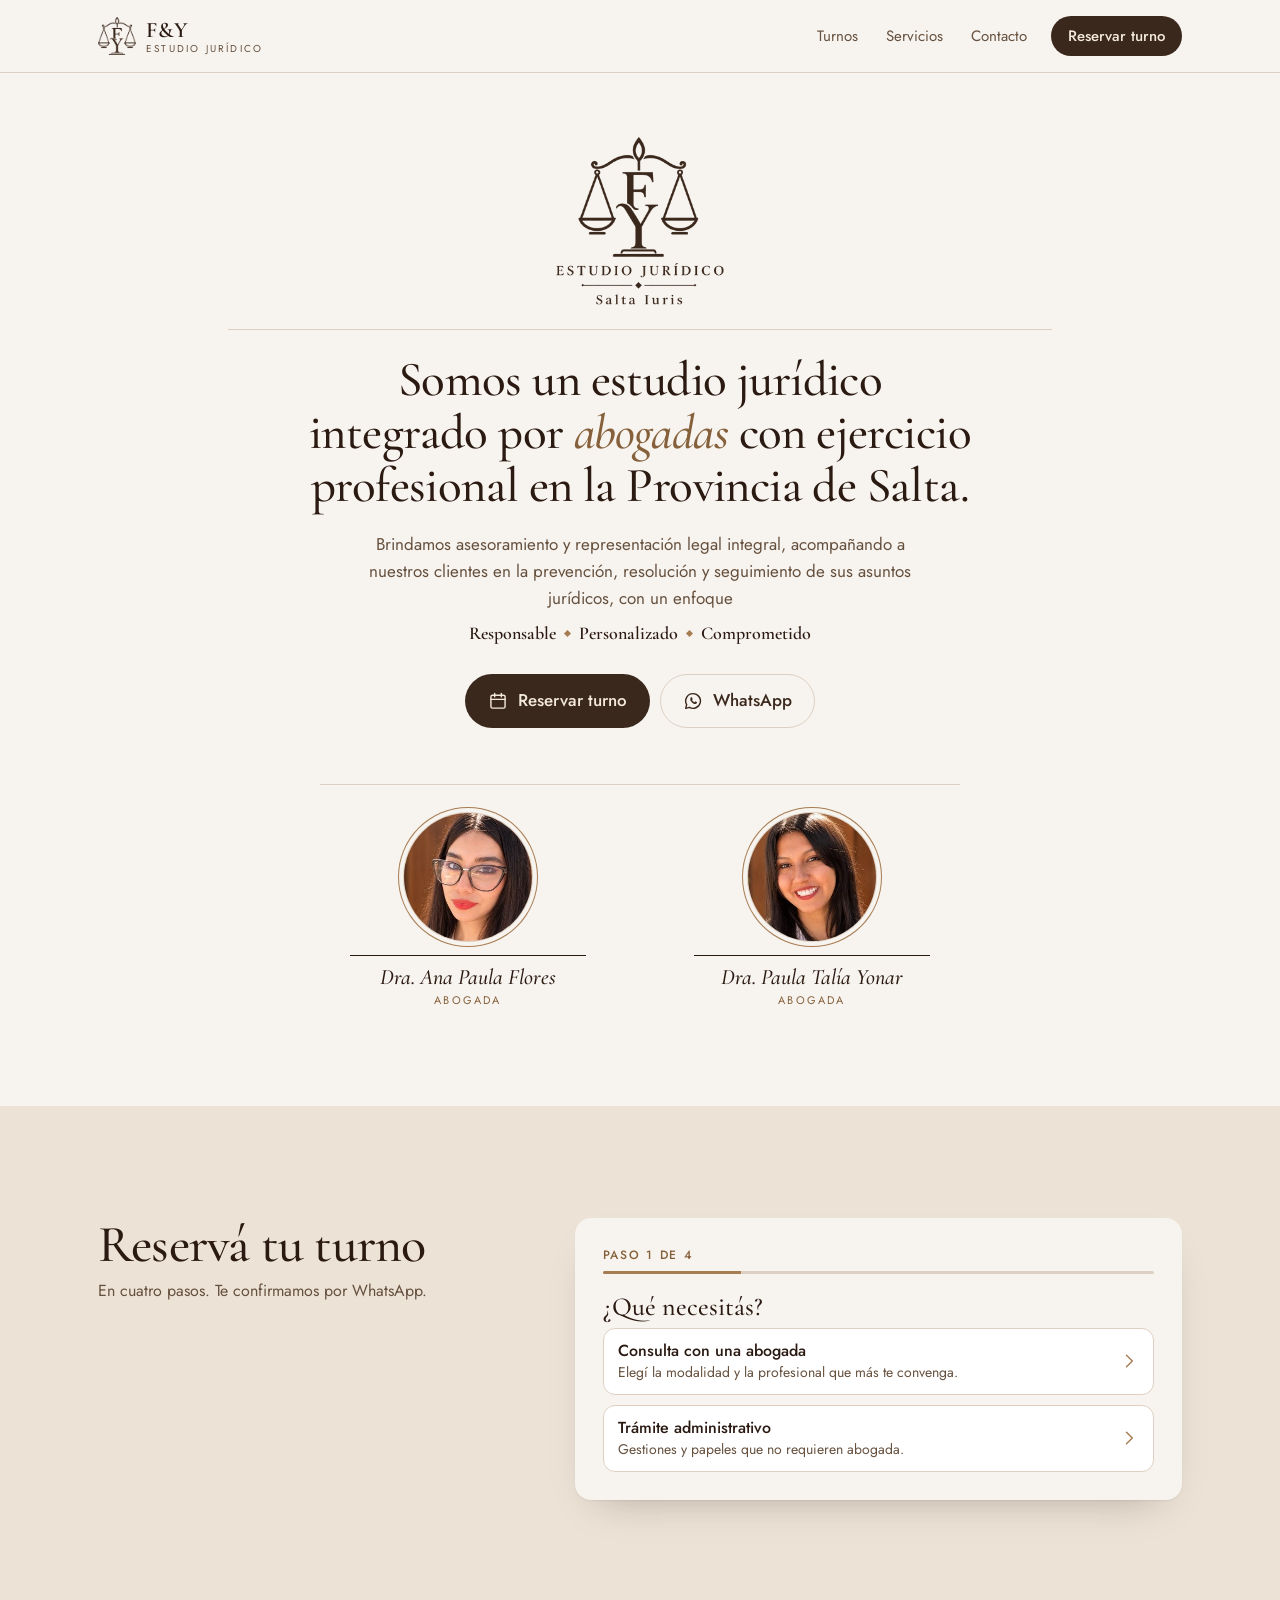
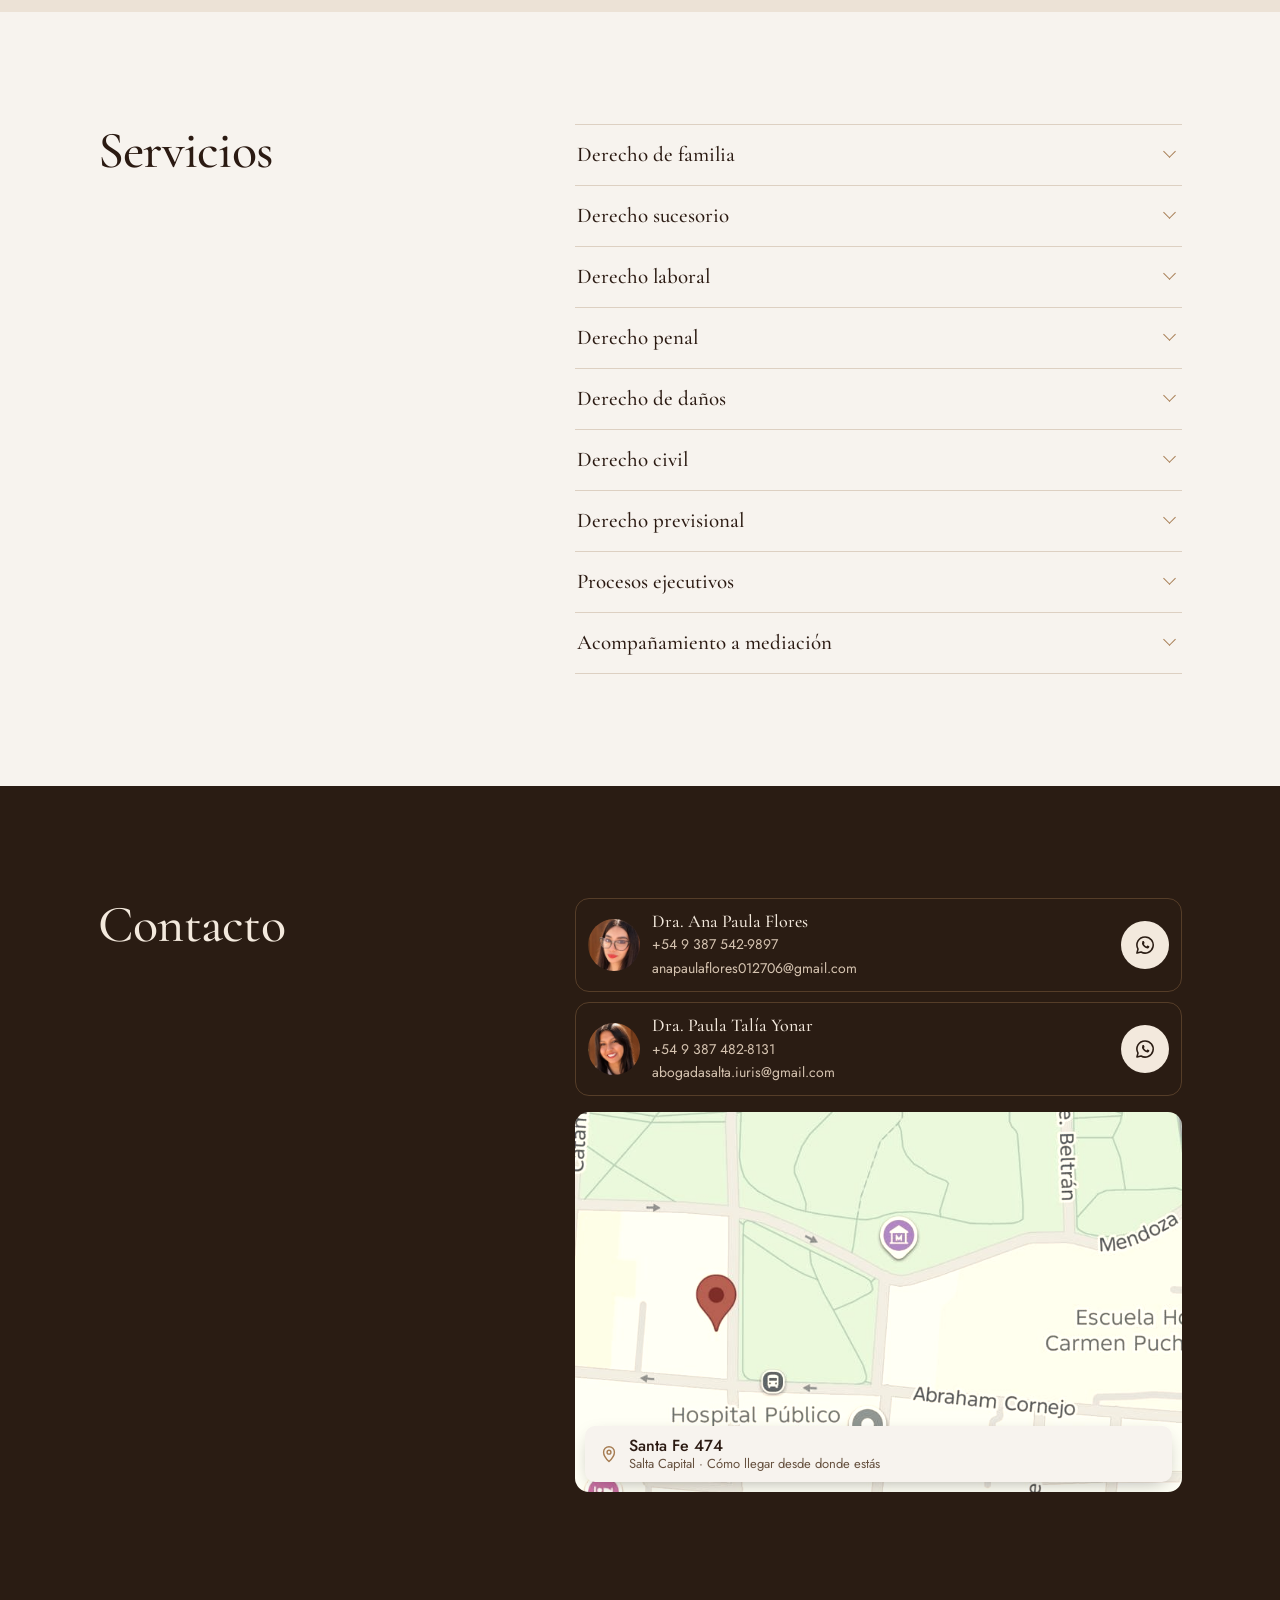
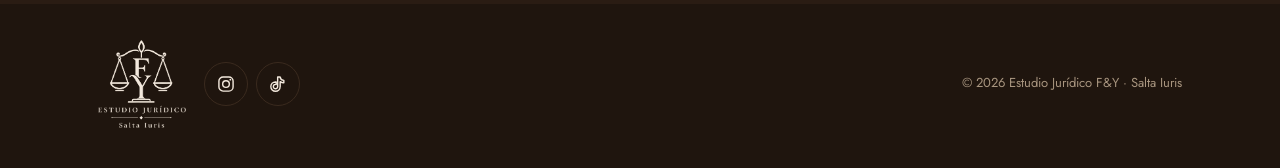
<file: variantes/b/index.html>
<!doctype html>
<html lang="es-AR">
<head>
  <meta charset="utf-8">
  <meta name="viewport" content="width=device-width, initial-scale=1, viewport-fit=cover, interactive-widget=resizes-content">
  <title>Variante B · Membrete · Estudio Jurídico F&amp;Y</title>
  <meta name="robots" content="noindex">
  <link rel="canonical" href="https://lucianoflores1.github.io/estudio-fy/">
  <meta name="theme-color" content="#f7f3ee">
  <link rel="icon" href="../../favicon.ico" sizes="any">
  <link rel="preconnect" href="https://fonts.googleapis.com">
  <link rel="preconnect" href="https://fonts.gstatic.com" crossorigin>
  <link href="https://fonts.googleapis.com/css2?family=Cormorant+Garamond:ital,wght@0,500;0,600;1,500&family=Jost:wght@400;500&display=swap" rel="stylesheet">
  <link rel="stylesheet" href="../../css/styles.css">
  <link rel="stylesheet" href="b.css">
</head>
<body class="v-b">
  <header class="top">
    <div class="top__in wrap">
      <a class="brand" href="#inicio" aria-label="Estudio Jurídico F&amp;Y, inicio">
        <img src="../../assets/isotipo-marron.png" alt="" width="34" height="34">
        <span class="brand__name"><b>F&amp;Y</b><small>Estudio Jurídico</small></span>
      </a>
      <nav class="nav" aria-label="Secciones"><a href="#turnos">Turnos</a><a href="#servicios">Servicios</a><a href="#contacto">Contacto</a></nav>
      <a class="btn btn--ink btn--sm" href="#turnos">Reservar turno</a>
    </div>
  </header>
  <main>
    <section class="hero" id="inicio">
      <div class="wrap mb">
        <img class="mb__logo" src="../../assets/logo-marron.png" alt="Estudio Jurídico F&amp;Y, Salta Iuris" width="534" height="534">
        <h1 class="hero__title">Somos un estudio jurídico integrado por <em>abogadas</em> con ejercicio profesional en la Provincia de Salta.</h1>
        <p class="mb__lede">Brindamos asesoramiento y representación legal integral, acompañando a nuestros clientes en la prevención, resolución y seguimiento de sus asuntos jurídicos, con un enfoque</p>
        <ul class="mb__values" aria-label="Nuestro enfoque"><li>Responsable</li><li>Personalizado</li><li>Comprometido</li></ul>
        <div class="hero__cta mb__cta">
          <a class="btn btn--ink btn--lg" href="#turnos"><svg class="ic" viewBox="0 0 24 24" aria-hidden="true"><use href="#i-cal"/></svg>Reservar turno</a>
          <button class="btn btn--line btn--lg hero__wa" type="button" data-open-wa><svg class="ic" viewBox="0 0 24 24" aria-hidden="true"><use href="#i-wa"/></svg>WhatsApp</button>
        </div>
        <ul class="firmas" aria-label="Las abogadas">
          <li><img src="../../assets/fotos/dra-flores-avatar.jpg" alt="" width="120" height="120"><b>Dra. Ana Paula Flores</b><small>Abogada</small></li>
          <li><img src="../../assets/fotos/dra-yonar-avatar.jpg" alt="" width="120" height="120"><b>Dra. Paula Talía Yonar</b><small>Abogada</small></li>
        </ul>
      </div>
    </section>
    <section class="book" id="turnos" aria-labelledby="book-title">
      <div class="wrap book__in">
        <div class="book__head">
          <h2 id="book-title" class="h2">Reservá tu turno</h2>
          <p class="muted">En cuatro pasos. Te confirmamos por WhatsApp.</p>
        </div>
        <form class="wiz" data-wiz novalidate>
          <div class="wiz__bar">
            <button type="button" class="wiz__back" data-back aria-label="Volver al paso anterior" hidden>
              <svg class="ic" viewBox="0 0 24 24" aria-hidden="true"><use href="#i-back"/></svg>
            </button>
            <div class="wiz__progress">
              <small data-step-label>Paso 1 de 4</small>
              <div class="wiz__track"><i data-step-fill></i></div>
            </div>
          </div>

          <!-- Paso 1 -->
          <fieldset class="step" data-step="tipo">
            <legend class="step__title">¿Qué necesitás?</legend>
            <label class="opt">
              <input type="radio" name="tipo" value="consulta">
              <span class="opt__body"><b>Consulta con una abogada</b><small>Elegí la modalidad y la profesional que más te convenga.</small></span>
              <svg class="ic opt__chev" viewBox="0 0 24 24" aria-hidden="true"><use href="#i-chev"/></svg>
            </label>
            <label class="opt">
              <input type="radio" name="tipo" value="tramite">
              <span class="opt__body"><b>Trámite administrativo</b><small>Gestiones y papeles que no requieren abogada.</small></span>
              <svg class="ic opt__chev" viewBox="0 0 24 24" aria-hidden="true"><use href="#i-chev"/></svg>
            </label>
          </fieldset>

          <!-- Paso 2 -->
          <div class="step" data-step="quien" hidden>
            <fieldset>
              <legend class="step__title">¿Cómo preferís la consulta?</legend>
              <div class="seg" role="presentation">
                <label><input type="radio" name="modo" value="Presencial"><span>Presencial</span></label>
                <label><input type="radio" name="modo" value="Escrita"><span>Escrita</span></label>
                <label><input type="radio" name="modo" value="Online"><span>Online</span></label>
              </div>
              <p class="seg__note" data-modo-note>Elegí una modalidad.</p>
            </fieldset>

            <fieldset class="step__group">
              <legend class="step__sub">¿Con quién?</legend>
              <label class="opt opt--person">
                <input type="radio" name="dra" value="flores">
                <img src="../../assets/fotos/dra-flores-avatar.jpg" alt="" width="44" height="44">
                <span class="opt__body"><b>Dra. Ana Paula Flores</b><small>Lunes a viernes</small></span>
              </label>
              <label class="opt opt--person">
                <input type="radio" name="dra" value="yonar">
                <img src="../../assets/fotos/dra-yonar-avatar.jpg" alt="" width="44" height="44">
                <span class="opt__body"><b>Dra. Paula Talía Yonar</b><small>Lunes a sábado</small></span>
              </label>
              <label class="opt opt--person">
                <input type="radio" name="dra" value="any">
                <span class="opt__any" aria-hidden="true"><img src="../../assets/isotipo-marron.png" alt="" width="26" height="26"></span>
                <span class="opt__body"><b>Cualquier profesional</b><small>Lo definimos nosotras y te avisamos.</small></span>
              </label>
            </fieldset>
            <button type="button" class="btn btn--ink btn--block" data-next disabled>Continuar</button>
          </div>

          <!-- Paso 3 -->
          <div class="step" data-step="fecha" hidden>
            <p class="step__title">Elegí día y horario</p>
            <div class="cal" data-cal></div>
            <div class="slots" data-slots hidden>
              <p class="step__sub" data-slots-title></p>
              <div class="slots__grid" data-slots-grid></div>
            </div>
            <button type="button" class="btn btn--ink btn--block" data-next disabled>Continuar</button>
          </div>

          <!-- Paso 4 -->
          <div class="step" data-step="datos" hidden>
            <p class="step__title">Tus datos</p>
            <div class="summary" data-summary></div>
            <label class="field" data-tramite-field hidden>
              <span>¿Qué trámite necesitás?</span>
              <textarea name="detalle" rows="3" placeholder="Contanos brevemente"></textarea>
            </label>
            <label class="field">
              <span>Nombre y apellido</span>
              <input name="nombre" type="text" autocomplete="name" enterkeyhint="next" required>
            </label>
            <label class="field">
              <span>Teléfono</span>
              <input name="tel" type="tel" inputmode="tel" autocomplete="tel" enterkeyhint="next" required>
            </label>
            <label class="field">
              <span>Correo <i>(opcional)</i></span>
              <input name="mail" type="email" autocomplete="email" autocapitalize="none" enterkeyhint="done">
            </label>
            <p class="form-error" data-error role="alert" hidden></p>
            <button type="submit" class="btn btn--ink btn--block">
              <svg class="ic" viewBox="0 0 24 24" aria-hidden="true"><use href="#i-wa"/></svg>
              Confirmar turno
            </button>
            <p class="fine">Se abre WhatsApp con tu reserva lista para enviar.</p>
          </div>

          <!-- Listo -->
          <div class="step step--done" data-step="listo" hidden>
            <img class="done__seal" src="../../assets/isotipo-marron.png" alt="" width="64" height="64">
            <p class="step__title">¡Turno solicitado!</p>
            <p class="muted" data-done-text></p>
            <div class="done__actions">
              <a class="btn btn--ink btn--block" data-done-wa target="_blank" rel="noopener">
                <svg class="ic" viewBox="0 0 24 24" aria-hidden="true"><use href="#i-wa"/></svg>
                Volver a abrir WhatsApp
              </a>
              <button type="button" class="btn btn--line btn--block" data-ics>
                <svg class="ic" viewBox="0 0 24 24" aria-hidden="true"><use href="#i-cal"/></svg>
                Agregar a mi calendario
              </button>
              <button type="button" class="link" data-restart>Pedir otro turno</button>
            </div>
          </div>
        </form>
      </div>
    </section>
    <section class="services" id="servicios" aria-labelledby="serv-title">
      <div class="wrap services__in">
        <h2 id="serv-title" class="h2">Servicios</h2>
        <div class="acc">
          <details name="serv">
            <summary>Derecho de familia</summary>
            <ul>
              <li><b>Divorcios</b> unilaterales o conjuntos.</li>
              <li><b>Alimentos.</b> Fijación, aumento y cese de cuota alimentaria. Ejecución de alimentos.</li>
              <li><b>Cuidado personal.</b></li>
              <li><b>Régimen de comunicación.</b></li>
              <li><b>Filiación.</b> Reconocimiento de hijos, impugnación y reclamo de paternidad.</li>
              <li><b>Supresión de apellido. Cambio de nombre.</b></li>
            </ul>
          </details>
          <details name="serv">
            <summary>Derecho sucesorio</summary>
            <ul>
              <li><b>Sucesiones intestadas.</b> Declaratoria de herederos, partición y adjudicación, administración de bienes.</li>
              <li><b>Sucesiones testadas.</b> Asesoramiento para redactar, entender o impugnar un testamento.</li>
            </ul>
          </details>
          <details name="serv">
            <summary>Derecho laboral</summary>
            <ul>
              <li><b>Laboral.</b> Despidos, suspensiones, empleo no registrado, salarios impagos, indemnizaciones y diferencias salariales.</li>
              <li><b>Accidentes laborales y procesos ante ART.</b> Accidentes de trabajo, enfermedades profesionales e inculpables, y reclamos ante la ART.</li>
            </ul>
          </details>
          <details name="serv">
            <summary>Derecho penal</summary>
            <ul>
              <li><b>Defensa penal integral en todas las causas penales.</b> Asesoramiento, asistencia inmediata en el lugar de detención, defensa desde la denuncia hasta el juicio oral.</li>
              <li><b>Excarcelaciones.</b></li>
              <li><b>Eliminación de antecedentes.</b></li>
            </ul>
          </details>
          <details name="serv">
            <summary>Derecho de daños</summary>
            <ul>
              <li><b>Accidentes de tránsito.</b> Reclamos por lesiones, daños materiales, incapacidad y compensaciones derivadas de accidentes viales.</li>
              <li><b>Daños y perjuicios.</b> Reclamo de indemnización por daños sufridos.</li>
            </ul>
          </details>
          <details name="serv">
            <summary>Derecho civil</summary>
            <ul>
              <li><b>Contratos.</b> Redacción, revisión e incumplimiento de contratos.</li>
              <li><b>Prescripción adquisitiva.</b></li>
            </ul>
          </details>
          <details name="serv">
            <summary>Derecho previsional</summary>
            <ul>
              <li><b>Previsional y seguridad social.</b> Planificación de jubilaciones, jubilaciones.</li>
            </ul>
          </details>
          <details name="serv">
            <summary>Procesos ejecutivos</summary>
            <ul>
              <li><b>Pagarés y cheques.</b> Cobro judicial de pagarés y cheques.</li>
              <li><b>Planes de ahorro.</b> Impugnación de planillas. Sentencia de remate.</li>
            </ul>
          </details>
          <details name="serv">
            <summary>Acompañamiento a mediación</summary>
            <ul>
              <li>Te brindamos asesoramiento y acompañamiento en cualquier audiencia de mediación.</li>
            </ul>
          </details>
        </div>
      </div>
    </section>
    <section class="contact" id="contacto" aria-labelledby="contact-title">
      <div class="wrap contact__in">
        <h2 id="contact-title" class="h2">Contacto</h2>
        <ul class="people">
          <li class="person">
            <img src="../../assets/fotos/dra-flores-avatar.jpg" alt="" width="56" height="56" loading="lazy">
            <div class="person__info">
              <b>Dra. Ana Paula Flores</b>
              <a href="tel:+5493875429897">+54 9 387 542-9897</a>
              <a class="person__mail" href="mailto:anapaulaflores012706@gmail.com">anapaulaflores012706@gmail.com</a>
            </div>
            <a class="icon-btn icon-btn--wa" href="https://wa.me/5493875429897?text=Hola%20Dra.%20Flores%2C%20quisiera%20hacer%20una%20consulta." target="_blank" rel="noopener" aria-label="WhatsApp a la Dra. Flores"><svg class="ic" viewBox="0 0 24 24" aria-hidden="true"><use href="#i-wa"/></svg></a>
          </li>
          <li class="person">
            <img src="../../assets/fotos/dra-yonar-avatar.jpg" alt="" width="56" height="56" loading="lazy">
            <div class="person__info">
              <b>Dra. Paula Talía Yonar</b>
              <a href="tel:+5493874828131">+54 9 387 482-8131</a>
              <a class="person__mail" href="mailto:abogadasalta.iuris@gmail.com">abogadasalta.iuris@gmail.com</a>
            </div>
            <a class="icon-btn icon-btn--wa" href="https://wa.me/5493874828131?text=Hola%20Dra.%20Yonar%2C%20quisiera%20hacer%20una%20consulta." target="_blank" rel="noopener" aria-label="WhatsApp a la Dra. Yonar"><svg class="ic" viewBox="0 0 24 24" aria-hidden="true"><use href="#i-wa"/></svg></a>
          </li>
        </ul>
        <a class="place" href="https://www.google.com/maps/dir/?api=1&amp;destination=Santa+Fe+474%2C+Salta%2C+Argentina" target="_blank" rel="noopener" aria-label="Cómo llegar a Santa Fe 474, Salta, desde tu ubicación">
          <img src="../../assets/fotos/mapa-santa-fe-474.jpg" alt="Mapa de la ubicación del estudio en Santa Fe 474, Salta" width="800" height="666" loading="lazy">
          <span class="place__label">
            <svg class="ic" viewBox="0 0 24 24" aria-hidden="true"><use href="#i-pin"/></svg>
            <span><b>Santa Fe 474</b><small>Salta Capital · Cómo llegar desde donde estás</small></span>
          </span>
        </a>
      </div>
    </section>
  </main>
  <footer class="foot">
    <div class="wrap foot__in">
      <img src="../../assets/logo-crema.png" alt="Estudio Jurídico F&amp;Y, Salta Iuris" width="96" height="96" loading="lazy">
      <ul class="social">
        <li><a href="https://www.instagram.com/abogadas.salta.iuris" target="_blank" rel="noopener" aria-label="Instagram"><svg class="ic" viewBox="0 0 24 24" aria-hidden="true"><use href="#i-ig"/></svg></a></li>
        <li><a href="https://www.tiktok.com/@abogadas.salta.iuris" target="_blank" rel="noopener" aria-label="TikTok"><svg class="ic" viewBox="0 0 24 24" aria-hidden="true"><use href="#i-tt"/></svg></a></li>
      </ul>
      <p>© <span data-year>2026</span> Estudio Jurídico F&amp;Y · Salta Iuris</p>
    </div>
  </footer>
  <button class="fab is-hidden" type="button" data-open-wa aria-label="Escribir por WhatsApp">
    <svg viewBox="0 0 24 24" aria-hidden="true"><use href="#i-wa"/></svg>
  </button>
  <div class="sheet" data-sheet hidden>
    <div class="sheet__panel" role="dialog" aria-modal="true" aria-labelledby="sheet-title">
      <span class="sheet__grip" aria-hidden="true"></span>
      <p id="sheet-title" class="sheet__title">¿A quién le escribís?</p>
      <a class="sheet__opt" href="https://wa.me/5493875429897?text=Hola%20Dra.%20Flores%2C%20quisiera%20hacer%20una%20consulta." target="_blank" rel="noopener">
        <img src="../../assets/fotos/dra-flores-avatar.jpg" alt="" width="48" height="48">
        <span><b>Dra. Ana Paula Flores</b><small>+54 9 387 542-9897</small></span>
        <svg class="ic" viewBox="0 0 24 24" aria-hidden="true"><use href="#i-wa"/></svg>
      </a>
      <a class="sheet__opt" href="https://wa.me/5493874828131?text=Hola%20Dra.%20Yonar%2C%20quisiera%20hacer%20una%20consulta." target="_blank" rel="noopener">
        <img src="../../assets/fotos/dra-yonar-avatar.jpg" alt="" width="48" height="48">
        <span><b>Dra. Paula Talía Yonar</b><small>+54 9 387 482-8131</small></span>
        <svg class="ic" viewBox="0 0 24 24" aria-hidden="true"><use href="#i-wa"/></svg>
      </a>
      <button class="btn btn--line btn--block" type="button" data-sheet-close>Cerrar</button>
    </div>
  </div>
  <svg width="0" height="0" style="position:absolute" aria-hidden="true">
    <symbol id="i-wa" viewBox="0 0 24 24"><path d="M12 3.2a8.8 8.8 0 0 0-7.6 13.2L3.2 20.8l4.5-1.2A8.8 8.8 0 1 0 12 3.2Z" fill="none" stroke="currentColor" stroke-width="1.7" stroke-linejoin="round"/><path d="M9.1 7.9c.2-.4.4-.4.7-.4h.5c.2 0 .4.1.5.4l.7 1.6c.1.2 0 .5-.1.6l-.5.6c-.1.1-.1.3 0 .5.6 1 1.4 1.8 2.4 2.3.2.1.4.1.5-.1l.6-.7c.2-.2.4-.2.6-.1l1.5.7c.2.1.4.3.3.6-.1.9-.9 1.7-1.8 1.8-1.1.1-2.6-.4-4.1-1.8-1.6-1.5-2.4-3.1-2.2-4.2.1-.4.2-.6.4-.8Z" fill="currentColor"/></symbol>
    <symbol id="i-cal" viewBox="0 0 24 24"><rect x="3.5" y="5" width="17" height="15.5" rx="2" fill="none" stroke="currentColor" stroke-width="1.7"/><path d="M3.5 10h17M8 3v4M16 3v4" fill="none" stroke="currentColor" stroke-width="1.7" stroke-linecap="round"/></symbol>
    <symbol id="i-chev" viewBox="0 0 24 24"><path d="m9 5 7 7-7 7" fill="none" stroke="currentColor" stroke-width="1.7" stroke-linecap="round" stroke-linejoin="round"/></symbol>
    <symbol id="i-back" viewBox="0 0 24 24"><path d="M19 12H5M11 6l-6 6 6 6" fill="none" stroke="currentColor" stroke-width="1.7" stroke-linecap="round" stroke-linejoin="round"/></symbol>
    <symbol id="i-pin" viewBox="0 0 24 24"><path d="M12 21s-6.5-6.1-6.5-11.2a6.5 6.5 0 0 1 13 0C18.5 14.9 12 21 12 21Z" fill="none" stroke="currentColor" stroke-width="1.7" stroke-linejoin="round"/><circle cx="12" cy="9.8" r="2.3" fill="none" stroke="currentColor" stroke-width="1.7"/></symbol>
    <symbol id="i-ig" viewBox="0 0 24 24"><rect x="3.5" y="3.5" width="17" height="17" rx="5" fill="none" stroke="currentColor" stroke-width="1.7"/><circle cx="12" cy="12" r="4" fill="none" stroke="currentColor" stroke-width="1.7"/><circle cx="17.2" cy="6.8" r="1.1" fill="currentColor"/></symbol>
    <symbol id="i-tt" viewBox="0 0 24 24"><path d="M14.5 3.5c.3 2.4 1.9 4 4.5 4.2v2.9a7.4 7.4 0 0 1-4.4-1.4v5.9a5.6 5.6 0 1 1-5.6-5.6l.8.1v3a2.6 2.6 0 1 0 1.8 2.5V3.5h2.9Z" fill="none" stroke="currentColor" stroke-width="1.7" stroke-linejoin="round"/></symbol>
    <symbol id="i-home" viewBox="0 0 24 24"><path d="M4 10.5 12 4l8 6.5V20a1 1 0 0 1-1 1h-4.5v-6h-5v6H5a1 1 0 0 1-1-1v-9.5Z" fill="none" stroke="currentColor" stroke-width="1.7" stroke-linejoin="round"/></symbol>
    <symbol id="i-list" viewBox="0 0 24 24"><path d="M9 6h11M9 12h11M9 18h11" fill="none" stroke="currentColor" stroke-width="1.7" stroke-linecap="round"/><circle cx="4.5" cy="6" r="1.2" fill="currentColor"/><circle cx="4.5" cy="12" r="1.2" fill="currentColor"/><circle cx="4.5" cy="18" r="1.2" fill="currentColor"/></symbol>
  </svg>

  <script src="../../js/main.js" defer></script>
</body>
</html>
</file>
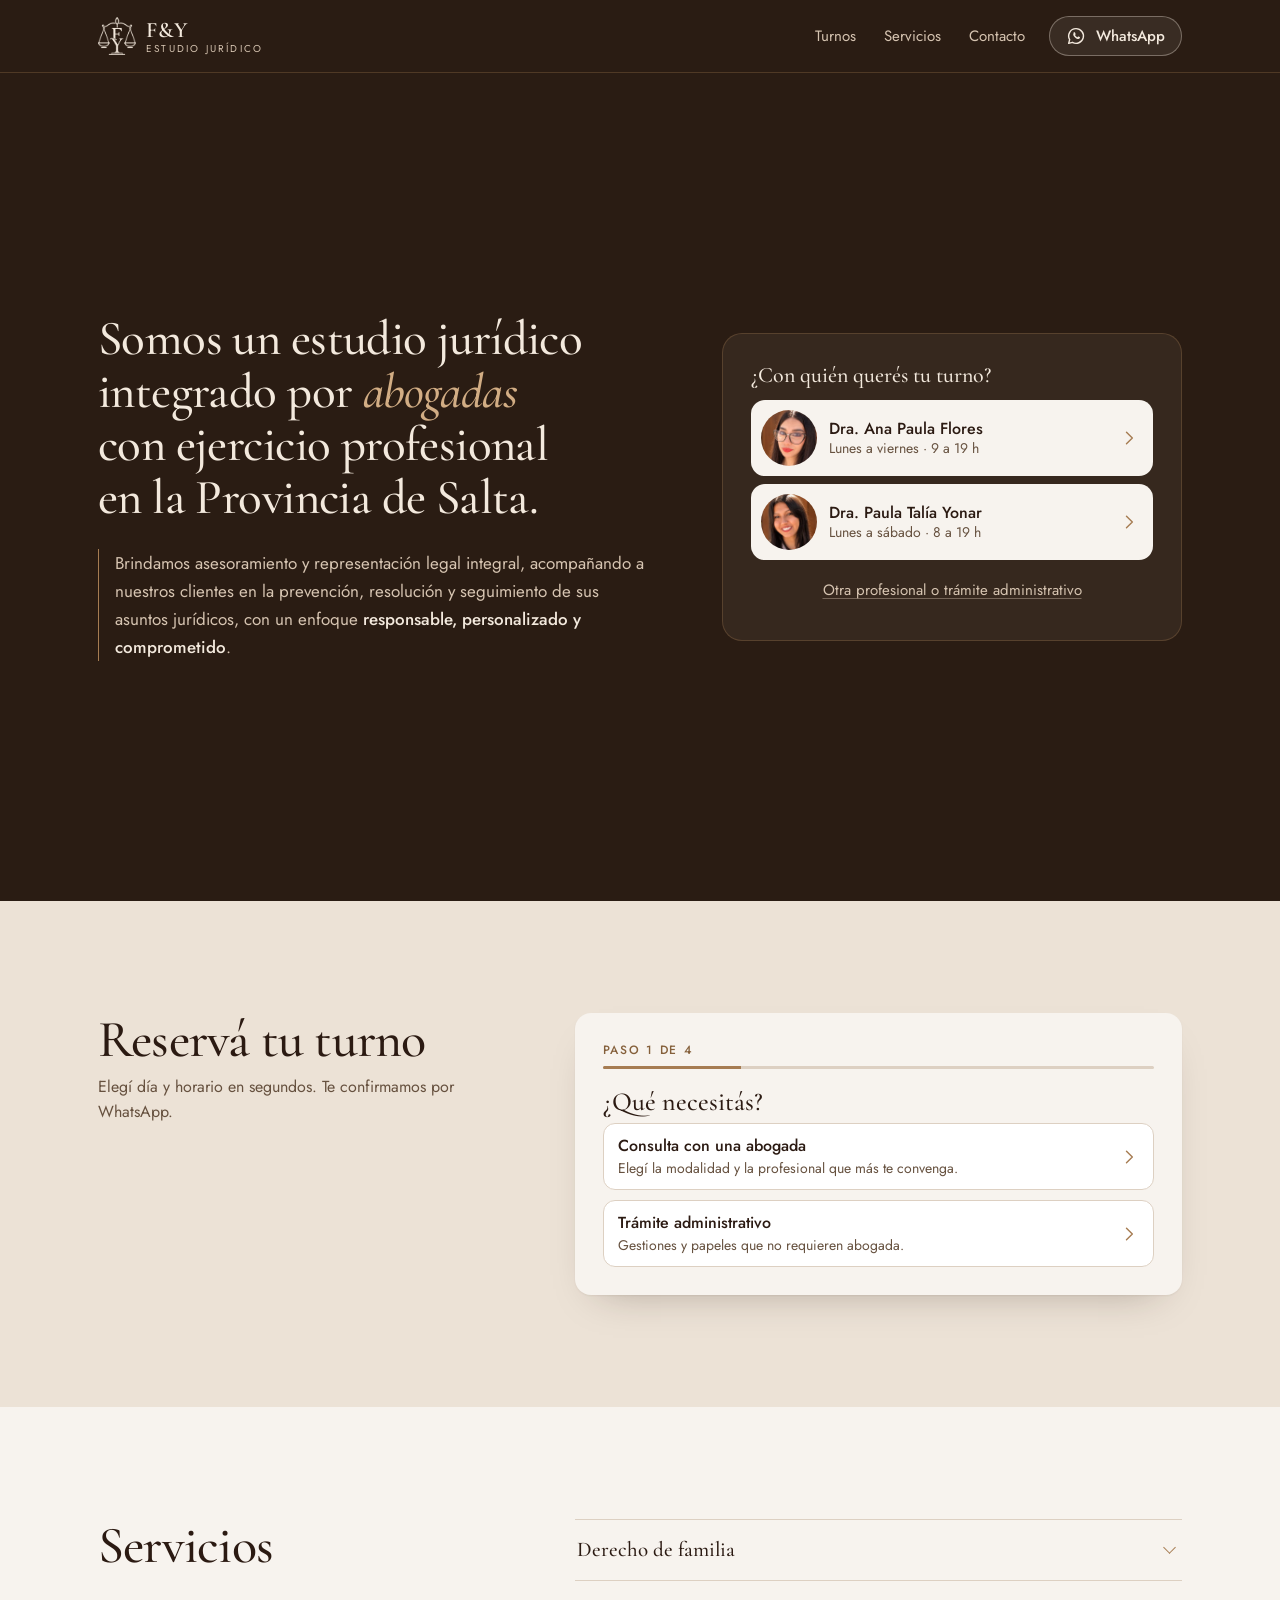
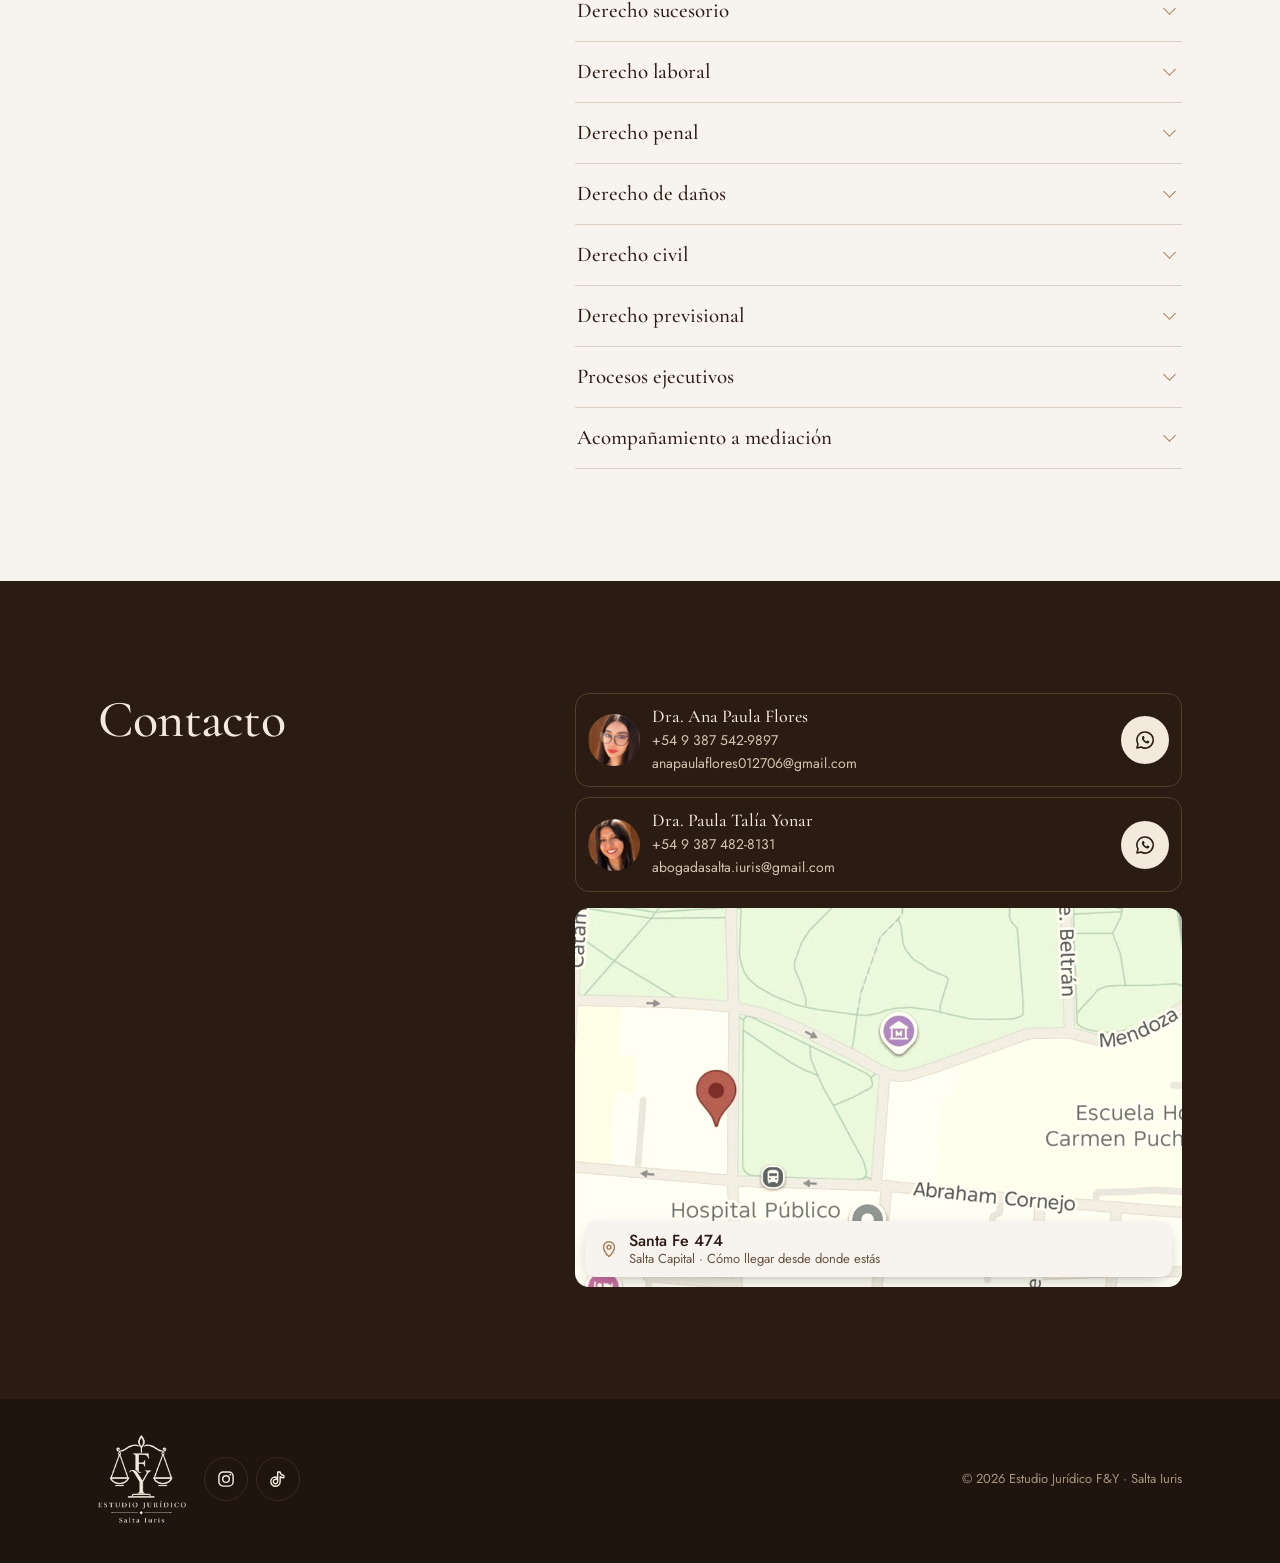
<file: variantes/c/index.html>
<!doctype html>
<html lang="es-AR">
<head>
  <meta charset="utf-8">
  <meta name="viewport" content="width=device-width, initial-scale=1, viewport-fit=cover, interactive-widget=resizes-content">
  <title>Variante C · Turnero · Estudio Jurídico F&amp;Y</title>
  <meta name="robots" content="noindex">
  <link rel="canonical" href="https://lucianoflores1.github.io/estudio-fy/">
  <meta name="theme-color" content="#2a1c13">
  <link rel="icon" href="../../favicon.ico" sizes="any">
  <link rel="preconnect" href="https://fonts.googleapis.com">
  <link rel="preconnect" href="https://fonts.gstatic.com" crossorigin>
  <link href="https://fonts.googleapis.com/css2?family=Cormorant+Garamond:ital,wght@0,500;0,600;1,500&family=Jost:wght@400;500&display=swap" rel="stylesheet">
  <link rel="stylesheet" href="../../css/styles.css">
  <link rel="stylesheet" href="c.css">
</head>
<body class="v-c">
  <header class="top">
    <div class="top__in wrap">
      <a class="brand" href="#inicio" aria-label="Estudio Jurídico F&amp;Y, inicio">
        <img src="../../assets/isotipo-crema.png" alt="" width="34" height="34">
        <span class="brand__name"><b>F&amp;Y</b><small>Estudio Jurídico</small></span>
      </a>
      <nav class="nav" aria-label="Secciones"><a href="#turnos">Turnos</a><a href="#servicios">Servicios</a><a href="#contacto">Contacto</a></nav>
      <button class="btn btn--ghost btn--sm tc__wa" type="button" data-open-wa><svg class="ic" viewBox="0 0 24 24" aria-hidden="true"><use href="#i-wa"/></svg>WhatsApp</button>
    </div>
  </header>
  <main>
    <section class="hero" id="inicio">
      <div class="wrap tc">
        <div class="tc__copy">
          <h1 class="hero__title">Somos un estudio jurídico integrado por <em>abogadas</em> con ejercicio profesional en la Provincia de Salta.</h1>
          <p class="hero__lede">Brindamos asesoramiento y representación legal integral, acompañando a nuestros clientes en la prevención, resolución y seguimiento de sus asuntos jurídicos, con un enfoque <b>responsable, personalizado y comprometido</b>.</p>
        </div>
        <div class="tc__pick">
          <p class="tc__ask">¿Con quién querés tu turno?</p>
          <a class="tc__dra" href="#turnos" data-pick-dra="flores">
            <img src="../../assets/fotos/dra-flores-avatar.jpg" alt="" width="60" height="60">
            <span><b>Dra. Ana Paula Flores</b><small>Lunes a viernes · 9 a 19 h</small></span>
            <svg class="ic" viewBox="0 0 24 24" aria-hidden="true"><use href="#i-chev"/></svg>
          </a>
          <a class="tc__dra" href="#turnos" data-pick-dra="yonar">
            <img src="../../assets/fotos/dra-yonar-avatar.jpg" alt="" width="60" height="60">
            <span><b>Dra. Paula Talía Yonar</b><small>Lunes a sábado · 8 a 19 h</small></span>
            <svg class="ic" viewBox="0 0 24 24" aria-hidden="true"><use href="#i-chev"/></svg>
          </a>
          <a class="tc__other" href="#turnos">Otra profesional o trámite administrativo</a>
        </div>
      </div>
    </section>
    <section class="book" id="turnos" aria-labelledby="book-title">
      <div class="wrap book__in">
        <div class="book__head">
          <h2 id="book-title" class="h2">Reservá tu turno</h2>
          <p class="muted">Elegí día y horario en segundos. Te confirmamos por WhatsApp.</p>
        </div>
        <form class="wiz" data-wiz data-cal-mode="strip" novalidate>
          <div class="wiz__bar">
            <button type="button" class="wiz__back" data-back aria-label="Volver al paso anterior" hidden>
              <svg class="ic" viewBox="0 0 24 24" aria-hidden="true"><use href="#i-back"/></svg>
            </button>
            <div class="wiz__progress">
              <small data-step-label>Paso 1 de 4</small>
              <div class="wiz__track"><i data-step-fill></i></div>
            </div>
          </div>

          <!-- Paso 1 -->
          <fieldset class="step" data-step="tipo">
            <legend class="step__title">¿Qué necesitás?</legend>
            <label class="opt">
              <input type="radio" name="tipo" value="consulta">
              <span class="opt__body"><b>Consulta con una abogada</b><small>Elegí la modalidad y la profesional que más te convenga.</small></span>
              <svg class="ic opt__chev" viewBox="0 0 24 24" aria-hidden="true"><use href="#i-chev"/></svg>
            </label>
            <label class="opt">
              <input type="radio" name="tipo" value="tramite">
              <span class="opt__body"><b>Trámite administrativo</b><small>Gestiones y papeles que no requieren abogada.</small></span>
              <svg class="ic opt__chev" viewBox="0 0 24 24" aria-hidden="true"><use href="#i-chev"/></svg>
            </label>
          </fieldset>

          <!-- Paso 2 -->
          <div class="step" data-step="quien" hidden>
            <fieldset>
              <legend class="step__title">¿Cómo preferís la consulta?</legend>
              <div class="seg" role="presentation">
                <label><input type="radio" name="modo" value="Presencial"><span>Presencial</span></label>
                <label><input type="radio" name="modo" value="Escrita"><span>Escrita</span></label>
                <label><input type="radio" name="modo" value="Online"><span>Online</span></label>
              </div>
              <p class="seg__note" data-modo-note>Elegí una modalidad.</p>
            </fieldset>

            <fieldset class="step__group">
              <legend class="step__sub">¿Con quién?</legend>
              <label class="opt opt--person">
                <input type="radio" name="dra" value="flores">
                <img src="../../assets/fotos/dra-flores-avatar.jpg" alt="" width="44" height="44">
                <span class="opt__body"><b>Dra. Ana Paula Flores</b><small>Lunes a viernes</small></span>
              </label>
              <label class="opt opt--person">
                <input type="radio" name="dra" value="yonar">
                <img src="../../assets/fotos/dra-yonar-avatar.jpg" alt="" width="44" height="44">
                <span class="opt__body"><b>Dra. Paula Talía Yonar</b><small>Lunes a sábado</small></span>
              </label>
              <label class="opt opt--person">
                <input type="radio" name="dra" value="any">
                <span class="opt__any" aria-hidden="true"><img src="../../assets/isotipo-marron.png" alt="" width="26" height="26"></span>
                <span class="opt__body"><b>Cualquier profesional</b><small>Lo definimos nosotras y te avisamos.</small></span>
              </label>
            </fieldset>
            <button type="button" class="btn btn--ink btn--block" data-next disabled>Continuar</button>
          </div>

          <!-- Paso 3 -->
          <div class="step" data-step="fecha" hidden>
            <p class="step__title">Elegí día y horario</p>
            <div class="cal" data-cal></div>
            <div class="slots" data-slots hidden>
              <p class="step__sub" data-slots-title></p>
              <div class="slots__grid" data-slots-grid></div>
            </div>
            <button type="button" class="btn btn--ink btn--block" data-next disabled>Continuar</button>
          </div>

          <!-- Paso 4 -->
          <div class="step" data-step="datos" hidden>
            <p class="step__title">Tus datos</p>
            <div class="summary" data-summary></div>
            <label class="field" data-tramite-field hidden>
              <span>¿Qué trámite necesitás?</span>
              <textarea name="detalle" rows="3" placeholder="Contanos brevemente"></textarea>
            </label>
            <label class="field">
              <span>Nombre y apellido</span>
              <input name="nombre" type="text" autocomplete="name" enterkeyhint="next" required>
            </label>
            <label class="field">
              <span>Teléfono</span>
              <input name="tel" type="tel" inputmode="tel" autocomplete="tel" enterkeyhint="next" required>
            </label>
            <label class="field">
              <span>Correo <i>(opcional)</i></span>
              <input name="mail" type="email" autocomplete="email" autocapitalize="none" enterkeyhint="done">
            </label>
            <p class="form-error" data-error role="alert" hidden></p>
            <button type="submit" class="btn btn--ink btn--block">
              <svg class="ic" viewBox="0 0 24 24" aria-hidden="true"><use href="#i-wa"/></svg>
              Confirmar turno
            </button>
            <p class="fine">Se abre WhatsApp con tu reserva lista para enviar.</p>
          </div>

          <!-- Listo -->
          <div class="step step--done" data-step="listo" hidden>
            <img class="done__seal" src="../../assets/isotipo-marron.png" alt="" width="64" height="64">
            <p class="step__title">¡Turno solicitado!</p>
            <p class="muted" data-done-text></p>
            <div class="done__actions">
              <a class="btn btn--ink btn--block" data-done-wa target="_blank" rel="noopener">
                <svg class="ic" viewBox="0 0 24 24" aria-hidden="true"><use href="#i-wa"/></svg>
                Volver a abrir WhatsApp
              </a>
              <button type="button" class="btn btn--line btn--block" data-ics>
                <svg class="ic" viewBox="0 0 24 24" aria-hidden="true"><use href="#i-cal"/></svg>
                Agregar a mi calendario
              </button>
              <button type="button" class="link" data-restart>Pedir otro turno</button>
            </div>
          </div>
        </form>
      </div>
    </section>
    <section class="services" id="servicios" aria-labelledby="serv-title">
      <div class="wrap services__in">
        <h2 id="serv-title" class="h2">Servicios</h2>
        <div class="acc">
          <details name="serv">
            <summary>Derecho de familia</summary>
            <ul>
              <li><b>Divorcios</b> unilaterales o conjuntos.</li>
              <li><b>Alimentos.</b> Fijación, aumento y cese de cuota alimentaria. Ejecución de alimentos.</li>
              <li><b>Cuidado personal.</b></li>
              <li><b>Régimen de comunicación.</b></li>
              <li><b>Filiación.</b> Reconocimiento de hijos, impugnación y reclamo de paternidad.</li>
              <li><b>Supresión de apellido. Cambio de nombre.</b></li>
            </ul>
          </details>
          <details name="serv">
            <summary>Derecho sucesorio</summary>
            <ul>
              <li><b>Sucesiones intestadas.</b> Declaratoria de herederos, partición y adjudicación, administración de bienes.</li>
              <li><b>Sucesiones testadas.</b> Asesoramiento para redactar, entender o impugnar un testamento.</li>
            </ul>
          </details>
          <details name="serv">
            <summary>Derecho laboral</summary>
            <ul>
              <li><b>Laboral.</b> Despidos, suspensiones, empleo no registrado, salarios impagos, indemnizaciones y diferencias salariales.</li>
              <li><b>Accidentes laborales y procesos ante ART.</b> Accidentes de trabajo, enfermedades profesionales e inculpables, y reclamos ante la ART.</li>
            </ul>
          </details>
          <details name="serv">
            <summary>Derecho penal</summary>
            <ul>
              <li><b>Defensa penal integral en todas las causas penales.</b> Asesoramiento, asistencia inmediata en el lugar de detención, defensa desde la denuncia hasta el juicio oral.</li>
              <li><b>Excarcelaciones.</b></li>
              <li><b>Eliminación de antecedentes.</b></li>
            </ul>
          </details>
          <details name="serv">
            <summary>Derecho de daños</summary>
            <ul>
              <li><b>Accidentes de tránsito.</b> Reclamos por lesiones, daños materiales, incapacidad y compensaciones derivadas de accidentes viales.</li>
              <li><b>Daños y perjuicios.</b> Reclamo de indemnización por daños sufridos.</li>
            </ul>
          </details>
          <details name="serv">
            <summary>Derecho civil</summary>
            <ul>
              <li><b>Contratos.</b> Redacción, revisión e incumplimiento de contratos.</li>
              <li><b>Prescripción adquisitiva.</b></li>
            </ul>
          </details>
          <details name="serv">
            <summary>Derecho previsional</summary>
            <ul>
              <li><b>Previsional y seguridad social.</b> Planificación de jubilaciones, jubilaciones.</li>
            </ul>
          </details>
          <details name="serv">
            <summary>Procesos ejecutivos</summary>
            <ul>
              <li><b>Pagarés y cheques.</b> Cobro judicial de pagarés y cheques.</li>
              <li><b>Planes de ahorro.</b> Impugnación de planillas. Sentencia de remate.</li>
            </ul>
          </details>
          <details name="serv">
            <summary>Acompañamiento a mediación</summary>
            <ul>
              <li>Te brindamos asesoramiento y acompañamiento en cualquier audiencia de mediación.</li>
            </ul>
          </details>
        </div>
      </div>
    </section>
    <section class="contact" id="contacto" aria-labelledby="contact-title">
      <div class="wrap contact__in">
        <h2 id="contact-title" class="h2">Contacto</h2>
        <ul class="people">
          <li class="person">
            <img src="../../assets/fotos/dra-flores-avatar.jpg" alt="" width="56" height="56" loading="lazy">
            <div class="person__info">
              <b>Dra. Ana Paula Flores</b>
              <a href="tel:+5493875429897">+54 9 387 542-9897</a>
              <a class="person__mail" href="mailto:anapaulaflores012706@gmail.com">anapaulaflores012706@gmail.com</a>
            </div>
            <a class="icon-btn icon-btn--wa" href="https://wa.me/5493875429897?text=Hola%20Dra.%20Flores%2C%20quisiera%20hacer%20una%20consulta." target="_blank" rel="noopener" aria-label="WhatsApp a la Dra. Flores"><svg class="ic" viewBox="0 0 24 24" aria-hidden="true"><use href="#i-wa"/></svg></a>
          </li>
          <li class="person">
            <img src="../../assets/fotos/dra-yonar-avatar.jpg" alt="" width="56" height="56" loading="lazy">
            <div class="person__info">
              <b>Dra. Paula Talía Yonar</b>
              <a href="tel:+5493874828131">+54 9 387 482-8131</a>
              <a class="person__mail" href="mailto:abogadasalta.iuris@gmail.com">abogadasalta.iuris@gmail.com</a>
            </div>
            <a class="icon-btn icon-btn--wa" href="https://wa.me/5493874828131?text=Hola%20Dra.%20Yonar%2C%20quisiera%20hacer%20una%20consulta." target="_blank" rel="noopener" aria-label="WhatsApp a la Dra. Yonar"><svg class="ic" viewBox="0 0 24 24" aria-hidden="true"><use href="#i-wa"/></svg></a>
          </li>
        </ul>
        <a class="place" href="https://www.google.com/maps/dir/?api=1&amp;destination=Santa+Fe+474%2C+Salta%2C+Argentina" target="_blank" rel="noopener" aria-label="Cómo llegar a Santa Fe 474, Salta, desde tu ubicación">
          <img src="../../assets/fotos/mapa-santa-fe-474.jpg" alt="Mapa de la ubicación del estudio en Santa Fe 474, Salta" width="800" height="666" loading="lazy">
          <span class="place__label">
            <svg class="ic" viewBox="0 0 24 24" aria-hidden="true"><use href="#i-pin"/></svg>
            <span><b>Santa Fe 474</b><small>Salta Capital · Cómo llegar desde donde estás</small></span>
          </span>
        </a>
      </div>
    </section>
  </main>
  <footer class="foot">
    <div class="wrap foot__in">
      <img src="../../assets/logo-crema.png" alt="Estudio Jurídico F&amp;Y, Salta Iuris" width="96" height="96" loading="lazy">
      <ul class="social">
        <li><a href="https://www.instagram.com/abogadas.salta.iuris" target="_blank" rel="noopener" aria-label="Instagram"><svg class="ic" viewBox="0 0 24 24" aria-hidden="true"><use href="#i-ig"/></svg></a></li>
        <li><a href="https://www.tiktok.com/@abogadas.salta.iuris" target="_blank" rel="noopener" aria-label="TikTok"><svg class="ic" viewBox="0 0 24 24" aria-hidden="true"><use href="#i-tt"/></svg></a></li>
      </ul>
      <p>© <span data-year>2026</span> Estudio Jurídico F&amp;Y · Salta Iuris</p>
    </div>
  </footer>
  <nav class="tabs" aria-label="Navegación">
    <a href="#inicio"><svg class="ic" viewBox="0 0 24 24" aria-hidden="true"><use href="#i-home"/></svg><span>Inicio</span></a>
    <a href="#turnos"><svg class="ic" viewBox="0 0 24 24" aria-hidden="true"><use href="#i-cal"/></svg><span>Turnos</span></a>
    <button type="button" class="tabs__wa" data-open-wa aria-label="WhatsApp"><svg class="ic" viewBox="0 0 24 24" aria-hidden="true"><use href="#i-wa"/></svg></button>
    <a href="#servicios"><svg class="ic" viewBox="0 0 24 24" aria-hidden="true"><use href="#i-list"/></svg><span>Servicios</span></a>
    <a href="#contacto"><svg class="ic" viewBox="0 0 24 24" aria-hidden="true"><use href="#i-pin"/></svg><span>Contacto</span></a>
  </nav>
  <div class="sheet" data-sheet hidden>
    <div class="sheet__panel" role="dialog" aria-modal="true" aria-labelledby="sheet-title">
      <span class="sheet__grip" aria-hidden="true"></span>
      <p id="sheet-title" class="sheet__title">¿A quién le escribís?</p>
      <a class="sheet__opt" href="https://wa.me/5493875429897?text=Hola%20Dra.%20Flores%2C%20quisiera%20hacer%20una%20consulta." target="_blank" rel="noopener">
        <img src="../../assets/fotos/dra-flores-avatar.jpg" alt="" width="48" height="48">
        <span><b>Dra. Ana Paula Flores</b><small>+54 9 387 542-9897</small></span>
        <svg class="ic" viewBox="0 0 24 24" aria-hidden="true"><use href="#i-wa"/></svg>
      </a>
      <a class="sheet__opt" href="https://wa.me/5493874828131?text=Hola%20Dra.%20Yonar%2C%20quisiera%20hacer%20una%20consulta." target="_blank" rel="noopener">
        <img src="../../assets/fotos/dra-yonar-avatar.jpg" alt="" width="48" height="48">
        <span><b>Dra. Paula Talía Yonar</b><small>+54 9 387 482-8131</small></span>
        <svg class="ic" viewBox="0 0 24 24" aria-hidden="true"><use href="#i-wa"/></svg>
      </a>
      <button class="btn btn--line btn--block" type="button" data-sheet-close>Cerrar</button>
    </div>
  </div>
  <svg width="0" height="0" style="position:absolute" aria-hidden="true">
    <symbol id="i-wa" viewBox="0 0 24 24"><path d="M12 3.2a8.8 8.8 0 0 0-7.6 13.2L3.2 20.8l4.5-1.2A8.8 8.8 0 1 0 12 3.2Z" fill="none" stroke="currentColor" stroke-width="1.7" stroke-linejoin="round"/><path d="M9.1 7.9c.2-.4.4-.4.7-.4h.5c.2 0 .4.1.5.4l.7 1.6c.1.2 0 .5-.1.6l-.5.6c-.1.1-.1.3 0 .5.6 1 1.4 1.8 2.4 2.3.2.1.4.1.5-.1l.6-.7c.2-.2.4-.2.6-.1l1.5.7c.2.1.4.3.3.6-.1.9-.9 1.7-1.8 1.8-1.1.1-2.6-.4-4.1-1.8-1.6-1.5-2.4-3.1-2.2-4.2.1-.4.2-.6.4-.8Z" fill="currentColor"/></symbol>
    <symbol id="i-cal" viewBox="0 0 24 24"><rect x="3.5" y="5" width="17" height="15.5" rx="2" fill="none" stroke="currentColor" stroke-width="1.7"/><path d="M3.5 10h17M8 3v4M16 3v4" fill="none" stroke="currentColor" stroke-width="1.7" stroke-linecap="round"/></symbol>
    <symbol id="i-chev" viewBox="0 0 24 24"><path d="m9 5 7 7-7 7" fill="none" stroke="currentColor" stroke-width="1.7" stroke-linecap="round" stroke-linejoin="round"/></symbol>
    <symbol id="i-back" viewBox="0 0 24 24"><path d="M19 12H5M11 6l-6 6 6 6" fill="none" stroke="currentColor" stroke-width="1.7" stroke-linecap="round" stroke-linejoin="round"/></symbol>
    <symbol id="i-pin" viewBox="0 0 24 24"><path d="M12 21s-6.5-6.1-6.5-11.2a6.5 6.5 0 0 1 13 0C18.5 14.9 12 21 12 21Z" fill="none" stroke="currentColor" stroke-width="1.7" stroke-linejoin="round"/><circle cx="12" cy="9.8" r="2.3" fill="none" stroke="currentColor" stroke-width="1.7"/></symbol>
    <symbol id="i-ig" viewBox="0 0 24 24"><rect x="3.5" y="3.5" width="17" height="17" rx="5" fill="none" stroke="currentColor" stroke-width="1.7"/><circle cx="12" cy="12" r="4" fill="none" stroke="currentColor" stroke-width="1.7"/><circle cx="17.2" cy="6.8" r="1.1" fill="currentColor"/></symbol>
    <symbol id="i-tt" viewBox="0 0 24 24"><path d="M14.5 3.5c.3 2.4 1.9 4 4.5 4.2v2.9a7.4 7.4 0 0 1-4.4-1.4v5.9a5.6 5.6 0 1 1-5.6-5.6l.8.1v3a2.6 2.6 0 1 0 1.8 2.5V3.5h2.9Z" fill="none" stroke="currentColor" stroke-width="1.7" stroke-linejoin="round"/></symbol>
    <symbol id="i-home" viewBox="0 0 24 24"><path d="M4 10.5 12 4l8 6.5V20a1 1 0 0 1-1 1h-4.5v-6h-5v6H5a1 1 0 0 1-1-1v-9.5Z" fill="none" stroke="currentColor" stroke-width="1.7" stroke-linejoin="round"/></symbol>
    <symbol id="i-list" viewBox="0 0 24 24"><path d="M9 6h11M9 12h11M9 18h11" fill="none" stroke="currentColor" stroke-width="1.7" stroke-linecap="round"/><circle cx="4.5" cy="6" r="1.2" fill="currentColor"/><circle cx="4.5" cy="12" r="1.2" fill="currentColor"/><circle cx="4.5" cy="18" r="1.2" fill="currentColor"/></symbol>
  </svg>

  <script src="../../js/main.js" defer></script>
</body>
</html>
</file>
<file: css/styles.css>
/* Estudio Jurídico F&Y · Salta Iuris — mobile first */

:root {
  --walnut: #2a1c13;
  --walnut-2: #3b281d;
  --walnut-3: #4a3125;
  --paper: #f7f3ee;
  --sand: #ece2d6;
  --line: #ddd0c2;
  --ink: #2b1a12;
  --ink-soft: #66513f;
  --bronze: #a67c52;
  --bronze-light: #d2ad84;
  --bronze-text: #85603b;
  --cream: #f3e9dd;
  --cream-soft: #d6c4b1;
  --wa: #1f8f4e;

  --f-display: "Cormorant Garamond", Georgia, serif;
  --f-text: "Jost", "Segoe UI", system-ui, sans-serif;
  --ease-out: cubic-bezier(0.23, 1, 0.32, 1);
  --ease-drawer: cubic-bezier(0.32, 0.72, 0, 1);

  --gutter: 20px;
  --header-h: 60px;
  --section: 64px;
  color-scheme: light;
}

*, *::before, *::after { box-sizing: border-box; }

html {
  scroll-behavior: smooth;
  scroll-padding-top: calc(var(--header-h) + 8px);
  -webkit-text-size-adjust: 100%;
  -webkit-tap-highlight-color: transparent;
}

body {
  margin: 0;
  background: var(--paper);
  color: var(--ink);
  font: 400 1rem/1.6 var(--f-text);
  -webkit-font-smoothing: antialiased;
}

img { display: block; max-width: 100%; height: auto; }
h1, h2, p, ul, figure, fieldset { margin: 0; }
ul { padding: 0; list-style: none; }
fieldset { border: 0; padding: 0; min-width: 0; }
legend { padding: 0; }
a { color: inherit; text-underline-offset: 0.2em; text-decoration-thickness: 1px; }
button, a, label, summary, [role="button"] { touch-action: manipulation; }
button, .btn, .opt, .seg span, summary {
  -webkit-user-select: none;
  user-select: none;
}
input, textarea, select { font-size: 16px; }

::selection { background: var(--bronze); color: #fff; }
:focus-visible { outline: 2px solid var(--bronze); outline-offset: 3px; border-radius: 4px; }

.wrap { width: 100%; max-width: 1180px; margin-inline: auto; padding-inline: var(--gutter); }
.muted { color: var(--ink-soft); }
.ic { width: 20px; height: 20px; flex: none; }

.skip { position: absolute; left: 12px; top: -80px; z-index: 60; padding: 10px 16px; background: var(--cream); color: var(--walnut); }
.skip:focus { top: 12px; }

.h2 {
  font: 500 2.25rem/1.05 var(--f-display);
  letter-spacing: -0.015em;
  text-wrap: balance;
}

/* ---------- Buttons ---------- */

.btn {
  display: inline-flex;
  align-items: center;
  justify-content: center;
  gap: 10px;
  min-height: 48px;
  padding: 0 22px;
  border: 1px solid transparent;
  border-radius: 999px;
  font: 500 1rem/1 var(--f-text);
  text-decoration: none;
  white-space: nowrap;
  cursor: pointer;
  transition: transform 140ms var(--ease-out), background-color 180ms ease, border-color 180ms ease, opacity 180ms ease;
}
.btn:active { transform: scale(0.97); }
.btn--sm { min-height: 40px; padding: 0 16px; font-size: 0.9375rem; }
.btn--lg { min-height: 54px; font-size: 1.0625rem; }
.btn--block { display: flex; width: 100%; }
.btn--cream { background: var(--cream); color: var(--walnut); }
.btn--ghost { background: rgba(243, 233, 221, 0.08); color: var(--cream); border-color: rgba(243, 233, 221, 0.35); }
.btn--ink { background: var(--walnut-2); color: var(--cream); }
.btn--line { background: transparent; color: var(--walnut-2); border-color: var(--line); }
.btn:disabled { opacity: 0.35; cursor: not-allowed; transform: none; }

.link {
  background: none;
  border: 0;
  padding: 8px 4px;
  color: var(--walnut-3);
  font: 500 1rem var(--f-text);
  text-decoration: underline;
  text-decoration-color: rgba(74, 49, 37, 0.35);
  cursor: pointer;
}

@media (hover: hover) and (pointer: fine) {
  .btn--cream:hover { background: #fff; }
  .btn--ghost:hover { background: rgba(243, 233, 221, 0.16); }
  .btn--ink:hover:not(:disabled) { background: var(--walnut); }
  .btn--line:hover { border-color: var(--bronze); }
  .link:hover { text-decoration-color: currentColor; }
}

/* ---------- Header ---------- */

.top {
  position: sticky;
  top: 0;
  z-index: 30;
  background: var(--walnut);
  color: var(--cream);
  padding-top: env(safe-area-inset-top, 0px);
  border-bottom: 1px solid rgba(166, 124, 82, 0.3);
}
.top__in { display: flex; align-items: center; gap: 24px; height: var(--header-h); }
.brand { display: flex; align-items: center; gap: 10px; margin-right: auto; text-decoration: none; }
.brand img { width: 32px; height: 32px; }
.brand__name { display: flex; flex-direction: column; line-height: 1; }
.brand__name b { font: 600 1.375rem/1 var(--f-display); letter-spacing: 0.03em; }
.brand__name small { margin-top: 3px; font-size: 0.625rem; letter-spacing: 0.22em; text-transform: uppercase; color: var(--cream-soft); }
.nav { display: none; }

/* ---------- Hero ---------- */

.hero { background: var(--walnut); color: var(--cream); }
.hero__title {
  font: 500 2.125rem/1.08 var(--f-display);
  letter-spacing: -0.012em;
  text-wrap: balance;
}
.hero__title em { color: var(--bronze-light); }
.hero__lede {
  margin-top: 20px;
  padding-left: 16px;
  border-left: 1px solid var(--bronze);
  color: var(--cream-soft);
  font-size: 0.9375rem;
  line-height: 1.65;
}
.hero__lede b { color: var(--cream); font-weight: 500; }
.hero__cta { display: grid; grid-template-columns: 1fr; gap: 10px; margin-top: 28px; }


/* ---------- Booking ---------- */

.book { background: var(--sand); padding-block: var(--section); }
.book__head { margin-bottom: 20px; }
.book__head p { margin-top: 6px; }

.wiz {
  background: var(--paper);
  border-radius: 16px;
  padding: 18px 16px 20px;
  box-shadow: 0 1px 2px rgba(43, 26, 18, 0.06), 0 18px 40px -24px rgba(43, 26, 18, 0.35);
}
.wiz__bar { display: flex; align-items: center; gap: 12px; margin-bottom: 18px; }
.wiz__back {
  display: grid;
  place-items: center;
  width: 40px;
  height: 40px;
  flex: none;
  border: 1px solid var(--line);
  border-radius: 50%;
  background: none;
  color: var(--ink);
  cursor: pointer;
}
.wiz__back[hidden] { display: none; }
.wiz__back:active { transform: scale(0.95); }
.wiz__progress { flex: 1; }
.wiz__progress small { display: block; margin-bottom: 6px; font-size: 0.75rem; letter-spacing: 0.14em; text-transform: uppercase; color: var(--bronze-text); font-weight: 500; }
.wiz__track { height: 3px; background: var(--line); border-radius: 3px; overflow: hidden; }
.wiz__track i { display: block; height: 100%; width: 25%; background: var(--bronze); transition: width 320ms var(--ease-out); }

.step { display: grid; grid-template-columns: minmax(0, 1fr); gap: 10px; }
.step[hidden] { display: none; }
.step.is-in { animation: stepIn 260ms var(--ease-out); }
@keyframes stepIn { from { opacity: 0; transform: translateX(12px); } }
.step__title { font: 500 1.625rem/1.15 var(--f-display); margin-bottom: 6px; }
.step__sub { font-weight: 500; margin: 14px 0 2px; }
.step__group { display: grid; gap: 8px; }

/* Option rows */
.opt {
  position: relative;
  display: flex;
  align-items: center;
  gap: 12px;
  min-height: 64px;
  padding: 12px 14px;
  border: 1px solid var(--line);
  border-radius: 12px;
  background: #fff;
  cursor: pointer;
  transition: border-color 160ms ease, background-color 160ms ease, transform 140ms var(--ease-out);
}
.opt:active { transform: scale(0.985); }
.opt input { position: absolute; opacity: 0; pointer-events: none; }
.opt__body { flex: 1; display: flex; flex-direction: column; gap: 2px; line-height: 1.3; }
.opt__body b { font-weight: 500; }
.opt__body small { color: var(--ink-soft); font-size: 0.875rem; }
.opt__chev { color: var(--bronze); }
.opt--person > img, .opt__any {
  width: 44px;
  height: 44px;
  border-radius: 50%;
  object-fit: cover;
  object-position: center 22%;
  flex: none;
}
.opt__any { display: grid; place-items: center; background: var(--sand); }
.opt__any img { width: 26px; height: 26px; }
.opt:has(input:checked) { border-color: var(--walnut-2); background: #fbf8f4; box-shadow: inset 0 0 0 1px var(--walnut-2); }
.opt:has(input:focus-visible) { outline: 2px solid var(--bronze); outline-offset: 2px; }

/* Segmented */
.seg { display: grid; grid-template-columns: repeat(3, 1fr); gap: 4px; padding: 4px; background: var(--sand); border-radius: 12px; }
.seg label { position: relative; }
.seg input { position: absolute; opacity: 0; }
.seg span {
  display: grid;
  place-items: center;
  min-height: 44px;
  border-radius: 9px;
  font-weight: 500;
  font-size: 0.9375rem;
  color: var(--ink-soft);
  cursor: pointer;
  transition: background-color 160ms ease, color 160ms ease, box-shadow 160ms ease;
}
.seg input:checked + span { background: #fff; color: var(--ink); box-shadow: 0 1px 3px rgba(43, 26, 18, 0.15); }
.seg input:focus-visible + span { outline: 2px solid var(--bronze); outline-offset: 1px; }
.seg__note { margin-top: 8px; font-size: 0.875rem; color: var(--ink-soft); min-height: 1.4em; }

.step > .btn--block { margin-top: 10px; }

/* Calendar */
.cal { -webkit-user-select: none; user-select: none; }
.cal__head { display: flex; align-items: center; justify-content: space-between; margin-bottom: 8px; }
.cal__head b { font: 600 1.25rem/1 var(--f-display); }
.cal__nav {
  display: grid;
  place-items: center;
  width: 40px;
  height: 40px;
  border: 1px solid var(--line);
  border-radius: 50%;
  background: none;
  color: var(--ink);
  cursor: pointer;
}
.cal__nav:disabled { opacity: 0.3; cursor: default; }
.cal__nav .ic { width: 18px; height: 18px; }
.cal__grid { display: grid; grid-template-columns: repeat(7, 1fr); gap: 4px; }
.cal__dow { text-align: center; font-size: 0.75rem; color: var(--ink-soft); padding: 4px 0; font-weight: 500; }
.cal__dow--off { opacity: 0.45; }
.cal__grid button {
  position: relative;
  aspect-ratio: 1;
  min-height: 40px;
  border: 0;
  border-radius: 10px;
  background: #fff;
  color: var(--ink);
  font: 500 0.9375rem var(--f-text);
  font-variant-numeric: tabular-nums;
  cursor: pointer;
  box-shadow: inset 0 0 0 1px var(--line);
  transition: background-color 140ms ease, color 140ms ease, transform 120ms var(--ease-out);
}
.cal__grid button:active:not(:disabled) { transform: scale(0.94); }
.cal__grid button:disabled { background: transparent; box-shadow: none; color: #b9a99a; cursor: default; }
.cal__grid button.is-sun:disabled { text-decoration: line-through; text-decoration-color: rgba(166, 124, 82, 0.5); }
.cal__grid button[aria-pressed="true"] { background: var(--walnut-2); color: var(--cream); box-shadow: none; }
.cal__grid button.is-today::after { content: ""; position: absolute; left: 50%; bottom: 5px; width: 4px; height: 4px; margin-left: -2px; border-radius: 50%; background: var(--bronze); }
.cal__legend { margin-top: 10px; font-size: 0.8125rem; color: var(--ink-soft); }

.slots { margin-top: 6px; }
.slots[hidden] { display: none; }
.slots__grid { display: grid; grid-template-columns: repeat(4, 1fr); gap: 8px; }
.slots__grid button {
  min-height: 44px;
  border: 0;
  border-radius: 10px;
  background: #fff;
  box-shadow: inset 0 0 0 1px var(--line);
  font: 500 0.9375rem var(--f-text);
  font-variant-numeric: tabular-nums;
  color: var(--ink);
  cursor: pointer;
  transition: background-color 140ms ease, transform 120ms var(--ease-out);
}
.slots__grid button:active { transform: scale(0.95); }
.slots__grid button[aria-pressed="true"] { background: var(--walnut-2); color: var(--cream); box-shadow: none; }

/* Form */
.summary {
  display: grid;
  gap: 2px;
  padding: 12px 14px;
  background: var(--sand);
  border-radius: 12px;
  font-size: 0.9375rem;
}
.summary b { font-weight: 500; }
.field { display: grid; gap: 6px; margin-top: 4px; }
.field[hidden] { display: none; }
.field span { font-size: 0.9375rem; font-weight: 500; }
.field i { font-style: normal; font-weight: 400; color: var(--ink-soft); }
.field input, .field textarea {
  width: 100%;
  min-height: 50px;
  padding: 12px 14px;
  border: 1px solid var(--line);
  border-radius: 12px;
  background: #fff;
  color: var(--ink);
  font: 400 16px/1.4 var(--f-text);
  transition: border-color 160ms ease, box-shadow 160ms ease;
}
.field input:focus, .field textarea:focus { outline: none; border-color: var(--walnut-2); box-shadow: 0 0 0 3px rgba(166, 124, 82, 0.2); }
.field input[aria-invalid="true"], .field textarea[aria-invalid="true"] { border-color: #a3392b; }
.form-error { color: #a3392b; font-size: 0.9375rem; }
.form-error[hidden] { display: none; }
.fine { text-align: center; font-size: 0.8125rem; color: var(--ink-soft); }

.step--done { text-align: center; justify-items: center; padding: 8px 0; }
.done__seal { width: 56px; height: 56px; margin-bottom: 4px; }
.done__actions { display: grid; gap: 10px; width: 100%; margin-top: 12px; }

/* ---------- Services ---------- */

.services { padding-block: var(--section); }
.services .h2 { margin-bottom: 20px; }
.acc { border-top: 1px solid var(--line); }
.acc details { border-bottom: 1px solid var(--line); }
.acc summary {
  display: flex;
  align-items: center;
  justify-content: space-between;
  gap: 16px;
  min-height: 60px;
  padding: 12px 2px;
  font: 500 1.3125rem/1.2 var(--f-display);
  cursor: pointer;
  list-style: none;
}
.acc summary::-webkit-details-marker { display: none; }
.acc summary::after {
  content: "";
  flex: none;
  width: 9px;
  height: 9px;
  margin-right: 6px;
  border-right: 1.5px solid var(--bronze);
  border-bottom: 1.5px solid var(--bronze);
  transform: translateY(-3px) rotate(45deg);
  transition: transform 220ms var(--ease-out);
}
.acc details[open] summary::after { transform: translateY(2px) rotate(-135deg); }
.acc ul { display: grid; gap: 8px; padding: 0 2px 18px; color: var(--ink-soft); font-size: 0.9375rem; }
.acc li b { color: var(--ink); font-weight: 500; }
.acc details[open] ul { animation: fadeDown 240ms var(--ease-out); }
@keyframes fadeDown { from { opacity: 0; transform: translateY(-4px); } }
.services__cta { margin-top: 28px; }

/* ---------- Contact ---------- */

.contact { background: var(--walnut); color: var(--cream); padding-block: var(--section); }
.contact .h2 { margin-bottom: 20px; }
.people { display: grid; gap: 10px; }
.person {
  display: flex;
  align-items: center;
  gap: 12px;
  padding: 12px;
  border: 1px solid rgba(166, 124, 82, 0.35);
  border-radius: 14px;
}
.person > img { width: 52px; height: 52px; border-radius: 50%; object-fit: cover; object-position: center 22%; flex: none; }
.person__info { flex: 1; min-width: 0; display: grid; gap: 1px; font-size: 0.875rem; color: var(--cream-soft); }
.person__info b { font: 500 1.125rem/1.2 var(--f-display); color: var(--cream); }
.person__info a { text-decoration: none; }
.person__mail { overflow: hidden; text-overflow: ellipsis; white-space: nowrap; }
.icon-btn {
  display: grid;
  place-items: center;
  width: 48px;
  height: 48px;
  flex: none;
  border-radius: 50%;
  transition: transform 140ms var(--ease-out);
}
.icon-btn:active { transform: scale(0.94); }
.icon-btn--wa { background: var(--cream); color: var(--walnut); }
.icon-btn .ic { width: 22px; height: 22px; }

.place {
  position: relative;
  display: block;
  margin-top: 16px;
  border-radius: 14px;
  overflow: hidden;
  text-decoration: none;
}
.place img { width: 100%; aspect-ratio: 16 / 10; object-fit: cover; filter: sepia(0.35) saturate(0.75); }
.place__label {
  position: absolute;
  left: 10px;
  right: 10px;
  bottom: 10px;
  display: flex;
  align-items: center;
  gap: 10px;
  padding: 10px 14px;
  background: var(--paper);
  color: var(--ink);
  border-radius: 10px;
  box-shadow: 0 6px 20px -8px rgba(0, 0, 0, 0.4);
}
.place__label .ic { color: var(--bronze); }
.place__label span { display: grid; line-height: 1.25; }
.place__label b { font-weight: 500; }
.place__label small { font-size: 0.8125rem; color: var(--ink-soft); }

/* ---------- Footer ---------- */

.foot { background: #1f150e; color: #a8957f; padding-block: 36px calc(96px + env(safe-area-inset-bottom, 0px)); font-size: 0.8125rem; }
.foot__in { display: grid; justify-items: center; gap: 18px; text-align: center; }
.foot__in > img { width: 88px; }
.social { display: flex; gap: 8px; }
.social a { display: grid; place-items: center; width: 44px; height: 44px; border-radius: 50%; color: var(--cream); border: 1px solid #3a2a1e; }

/* ---------- FAB + sheet ---------- */

.fab {
  position: fixed;
  right: 16px;
  bottom: calc(16px + env(safe-area-inset-bottom, 0px));
  z-index: 40;
  display: grid;
  place-items: center;
  width: 58px;
  height: 58px;
  border: 0;
  border-radius: 50%;
  background: var(--wa);
  color: #fff;
  cursor: pointer;
  box-shadow: 0 8px 24px -6px rgba(20, 60, 35, 0.55);
  transition: transform 160ms var(--ease-out), opacity 200ms ease;
}
.fab svg { width: 28px; height: 28px; }
.fab:active { transform: scale(0.94); }
.fab.is-hidden { opacity: 0; transform: scale(0.8); pointer-events: none; }

.sheet {
  position: fixed;
  inset: 0;
  z-index: 50;
  display: flex;
  align-items: flex-end;
  justify-content: center;
  background: rgba(20, 12, 6, 0.5);
  animation: dim 200ms ease both;
  overscroll-behavior: contain;
}
.sheet[hidden] { display: none; }
.sheet__panel {
  width: 100%;
  max-width: 480px;
  display: grid;
  gap: 8px;
  padding: 10px 16px calc(16px + env(safe-area-inset-bottom, 0px));
  background: var(--paper);
  border-radius: 20px 20px 0 0;
  animation: up 320ms var(--ease-drawer) both;
}
.sheet__grip { justify-self: center; width: 40px; height: 4px; border-radius: 4px; background: var(--line); margin-bottom: 6px; }
.sheet__title { font: 500 1.5rem/1.2 var(--f-display); padding: 0 4px 4px; }
.sheet__opt {
  display: flex;
  align-items: center;
  gap: 12px;
  min-height: 68px;
  padding: 10px 14px;
  border: 1px solid var(--line);
  border-radius: 14px;
  background: #fff;
  text-decoration: none;
  transition: transform 140ms var(--ease-out);
}
.sheet__opt:active { transform: scale(0.98); }
.sheet__opt img { width: 48px; height: 48px; border-radius: 50%; object-fit: cover; object-position: center 22%; }
.sheet__opt span { flex: 1; display: grid; line-height: 1.3; }
.sheet__opt b { font-weight: 500; }
.sheet__opt small { color: var(--ink-soft); }
.sheet__opt > .ic { color: var(--wa); width: 24px; height: 24px; }
.sheet .btn--line { margin-top: 4px; }
@keyframes dim { from { opacity: 0; } }
@keyframes up { from { transform: translateY(100%); } }

/* ---------- Hero entrance ---------- */

@media (prefers-reduced-motion: no-preference) {
  .hero__title { animation: rise 800ms var(--ease-out) both; }
  .hero__lede, .hero__cta { animation: rise 800ms var(--ease-out) 120ms both; }
  .ra__ph img { animation: settle 1400ms var(--ease-out) both; }
}
@keyframes settle { from { transform: scale(1.06); opacity: 0.4; } }
@keyframes rise { from { opacity: 0; transform: translateY(14px); filter: blur(4px); } }

@media (prefers-reduced-motion: reduce) {
  html { scroll-behavior: auto; }
  *, *::before, *::after { animation-duration: 1ms !important; animation-delay: 0ms !important; transition-duration: 1ms !important; }
}

/* ---------- Larger screens ---------- */

@media (min-width: 560px) {
  .hero__cta { grid-template-columns: auto auto; justify-content: start; }
  .slots__grid { grid-template-columns: repeat(5, 1fr); }
}

@media (min-width: 900px) {
  :root { --gutter: 48px; --header-h: 72px; --section: 112px; }
  .nav { display: flex; gap: 28px; }
  .nav a { color: var(--cream-soft); text-decoration: none; font-size: 0.9375rem; }
  .brand img { width: 38px; height: 38px; }

  .h2 { font-size: 3.25rem; }
  .hero__title { font-size: clamp(2.75rem, 1.2rem + 2.9vw, 3.9rem); }
  .hero__lede { font-size: 1.0625rem; max-width: 36em; margin-top: 28px; }
  .hero__cta { margin-top: 36px; }

  .book__in { display: grid; grid-template-columns: minmax(0, 4fr) minmax(0, 6fr); gap: 72px; align-items: start; }
  .book__head { position: sticky; top: calc(var(--header-h) + 32px); }
  .wiz { padding: 28px; }

  .services__in { display: grid; grid-template-columns: minmax(0, 4fr) minmax(0, 6fr); column-gap: 72px; align-items: start; }
  .services .h2 { grid-row: span 2; }
  .services__cta { justify-self: start; width: auto; display: inline-flex; }

  .contact__in { display: grid; grid-template-columns: minmax(0, 4fr) minmax(0, 6fr); column-gap: 72px; align-items: start; }
  .contact .h2 { grid-row: span 2; }

  .foot { padding-bottom: 40px; }
  .foot__in { grid-template-columns: auto 1fr auto; text-align: left; justify-items: start; align-items: center; }
  .foot__in p { justify-self: end; }
}

@media (min-width: 900px) and (hover: hover) and (pointer: fine) {
  .nav a:hover { color: var(--cream); }
  .opt:hover { border-color: var(--bronze); }
  .cal__grid button:hover:not(:disabled):not([aria-pressed="true"]) { background: var(--sand); }
  .slots__grid button:hover:not([aria-pressed="true"]) { background: var(--sand); }
  .social a:hover { border-color: var(--bronze); }
}

/* ---------- Inicio "Retrato" + barra de acciones (variante A) ---------- */

.v-a .hero { background: var(--walnut); }

.ra {
  display: grid;
  grid-template-columns: 1fr 1fr;
  gap: 2px;
  background: var(--walnut);
}
.ra__ph { position: relative; overflow: hidden; }
.ra__ph img {
  width: 100%;
  aspect-ratio: 3 / 4.4;
  object-fit: cover;
  object-position: center 18%;
}
.ra__ph::after {
  content: "";
  position: absolute;
  inset: 55% 0 0;
  background: linear-gradient(to bottom, rgba(42, 28, 19, 0), rgba(42, 28, 19, 0.85));
  pointer-events: none;
}
.ra__ph figcaption {
  position: absolute;
  left: 12px;
  right: 10px;
  bottom: 10px;
  z-index: 1;
  font: italic 500 1.0625rem/1.15 var(--f-display);
  color: var(--cream);
  text-wrap: balance;
}

.ra__copy { padding: 28px var(--gutter) 36px; color: var(--cream); }
.ra__copy .hero__title { font-size: 2rem; }
.ra__cta { display: none; }

/* Barra de acciones fija (solo celular) */
.actbar {
  position: fixed;
  left: 0;
  right: 0;
  bottom: 0;
  z-index: 40;
  display: grid;
  grid-template-columns: 1fr 52px;
  gap: 10px;
  padding: 10px 16px calc(10px + env(safe-area-inset-bottom, 0px));
  background: var(--walnut);
  border-top: 1px solid rgba(166, 124, 82, 0.35);
}
.actbar__main { min-height: 52px; }
.actbar__wa {
  display: grid;
  place-items: center;
  width: 52px;
  height: 52px;
  border: 0;
  border-radius: 50%;
  background: var(--wa);
  color: #fff;
  cursor: pointer;
  transition: transform 140ms var(--ease-out);
}
.actbar__wa:active { transform: scale(0.94); }
.actbar__wa .ic { width: 26px; height: 26px; }

.v-a .top__cta { display: none; }
.v-a .foot { padding-bottom: calc(110px + env(safe-area-inset-bottom, 0px)); }
.v-a .book { padding-bottom: 88px; }

@media (min-width: 900px) {
  .actbar { display: none; }
  .v-a .top__cta { display: inline-flex; }
  .v-a .foot { padding-bottom: 40px; }
  .v-a .book { padding-bottom: var(--section); }

  .v-a .hero {
    display: grid;
    grid-template-columns: minmax(0, 1fr) minmax(0, 1fr);
    min-height: calc(100svh - var(--header-h));
    max-height: 900px;
  }
  .ra { height: 100%; gap: 3px; }
  .ra__ph img { height: 100%; aspect-ratio: auto; min-height: 560px; object-position: center 8%; }
  .ra__ph figcaption { left: 20px; bottom: 18px; font-size: 1.375rem; }
  .ra__copy {
    align-self: center;
    max-width: 640px;
    padding: 64px 56px;
  }
  .ra__copy .hero__title { font-size: clamp(2.5rem, 1.2rem + 2.4vw, 3.5rem); }
  .ra__copy .hero__lede { font-size: 1.0625rem; margin-top: 28px; }
  .ra__cta { display: grid; grid-template-columns: auto auto; justify-content: start; margin-top: 36px; }
}
</file>
<file: variantes/a/a.css>
/* Variante A · Retrato — las abogadas primero, acciones siempre a mano */

.v-a .hero { background: var(--walnut); }

.ra {
  display: grid;
  grid-template-columns: 1fr 1fr;
  gap: 2px;
  background: var(--walnut);
}
.ra__ph { position: relative; overflow: hidden; }
.ra__ph img {
  width: 100%;
  aspect-ratio: 3 / 4.4;
  object-fit: cover;
  object-position: center 18%;
}
.ra__ph::after {
  content: "";
  position: absolute;
  inset: 55% 0 0;
  background: linear-gradient(to bottom, rgba(42, 28, 19, 0), rgba(42, 28, 19, 0.85));
  pointer-events: none;
}
.ra__ph figcaption {
  position: absolute;
  left: 12px;
  right: 10px;
  bottom: 10px;
  z-index: 1;
  font: italic 500 1.0625rem/1.15 var(--f-display);
  color: var(--cream);
  text-wrap: balance;
}

.ra__copy { padding: 28px var(--gutter) 36px; color: var(--cream); }
.ra__copy .hero__title { font-size: 2rem; }
.ra__cta { display: none; }

/* Barra de acciones fija (solo celular) */
.actbar {
  position: fixed;
  left: 0;
  right: 0;
  bottom: 0;
  z-index: 40;
  display: grid;
  grid-template-columns: 1fr 52px;
  gap: 10px;
  padding: 10px 16px calc(10px + env(safe-area-inset-bottom, 0px));
  background: var(--walnut);
  border-top: 1px solid rgba(166, 124, 82, 0.35);
}
.actbar__main { min-height: 52px; }
.actbar__wa {
  display: grid;
  place-items: center;
  width: 52px;
  height: 52px;
  border: 0;
  border-radius: 50%;
  background: var(--wa);
  color: #fff;
  cursor: pointer;
  transition: transform 140ms var(--ease-out);
}
.actbar__wa:active { transform: scale(0.94); }
.actbar__wa .ic { width: 26px; height: 26px; }

.v-a .top__cta { display: none; }
.v-a .foot { padding-bottom: calc(110px + env(safe-area-inset-bottom, 0px)); }
.v-a .book { padding-bottom: 88px; }

@media (min-width: 900px) {
  .actbar { display: none; }
  .v-a .top__cta { display: inline-flex; }
  .v-a .foot { padding-bottom: 40px; }
  .v-a .book { padding-bottom: var(--section); }

  .v-a .hero {
    display: grid;
    grid-template-columns: minmax(0, 1fr) minmax(0, 1fr);
    min-height: calc(100svh - var(--header-h));
  }
  .ra { height: 100%; gap: 3px; }
  .ra__ph img { height: 100%; aspect-ratio: auto; min-height: 560px; }
  .ra__ph figcaption { left: 20px; bottom: 18px; font-size: 1.375rem; }
  .ra__copy {
    align-self: center;
    max-width: 640px;
    padding: 64px 56px;
  }
  .ra__copy .hero__title { font-size: clamp(2.5rem, 1.2rem + 2.4vw, 3.5rem); }
  .ra__copy .hero__lede { font-size: 1.0625rem; margin-top: 28px; }
  .ra__cta { display: grid; grid-template-columns: auto auto; justify-content: start; margin-top: 36px; }
}
</file>
<file: variantes/b/b.css>
/* Variante B · Membrete — papel claro, logo como encabezado, abogadas como firmas */

.v-b .top {
  background: var(--paper);
  color: var(--ink);
  border-bottom: 1px solid var(--line);
}
.v-b .brand__name small { color: var(--ink-soft); }
.v-b .nav a { color: var(--ink-soft); }

.v-b .hero { background: var(--paper); color: var(--ink); }
.mb {
  display: grid;
  justify-items: center;
  text-align: center;
  padding-block: 32px 56px;
}
.mb__logo { width: 132px; }
.mb__logo + .hero__title { margin-top: 24px; }
.mb::before { content: none; }
.v-b .hero__title {
  max-width: 17em;
  font-size: 2rem;
  color: var(--ink);
  padding-top: 24px;
  border-top: 1px solid var(--line);
}
.v-b .hero__title em { color: var(--bronze-text); }
.mb__lede {
  max-width: 32em;
  margin-top: 18px;
  color: var(--ink-soft);
  font-size: 0.9375rem;
}
.mb__values {
  display: flex;
  flex-wrap: wrap;
  justify-content: center;
  gap: 6px 0;
  margin-top: 10px;
  font: 600 1.125rem/1.3 var(--f-display);
  color: var(--ink);
}
.mb__values li + li::before {
  content: "";
  display: inline-block;
  width: 5px;
  height: 5px;
  margin: 0 9px 3px;
  background: var(--bronze);
  transform: rotate(45deg);
}
.mb__cta { width: 100%; margin-top: 28px; }

.firmas {
  display: grid;
  grid-template-columns: 1fr 1fr;
  gap: 16px;
  width: 100%;
  margin-top: 40px;
  padding-top: 28px;
  border-top: 1px solid var(--line);
}
.firmas li { display: grid; justify-items: center; gap: 2px; }
.firmas img {
  width: 96px;
  height: 96px;
  border-radius: 50%;
  object-fit: cover;
  margin-bottom: 12px;
  box-shadow: 0 0 0 1px var(--line), 0 0 0 5px var(--paper), 0 0 0 6px var(--bronze);
}
.firmas b {
  font: italic 500 1.125rem/1.2 var(--f-display);
  padding-top: 8px;
  border-top: 1px solid var(--ink);
  min-width: 80%;
}
.firmas small {
  font-size: 0.6875rem;
  letter-spacing: 0.2em;
  text-transform: uppercase;
  color: var(--bronze-text);
}

@media (min-width: 900px) {
  .mb { padding-block: 64px 96px; max-width: 920px; }
  .mb__logo { width: 168px; }
  .v-b .hero__title { font-size: clamp(2.5rem, 1.3rem + 2.2vw, 3.4rem); }
  .mb__lede { font-size: 1.0625rem; }
  .mb__cta { width: auto; }
  .firmas { max-width: 640px; gap: 48px; margin-top: 56px; }
  .firmas img { width: 128px; height: 128px; }
  .firmas b { font-size: 1.375rem; }
}

@media (min-width: 900px) and (hover: hover) and (pointer: fine) {
  .v-b .nav a:hover { color: var(--ink); }
}
</file>
<file: variantes/c/c.css>
/* Variante C · Turnero — el turno arriba de todo, navegación de app */

.tc { display: grid; gap: 28px; padding-block: 28px 36px; }
.v-c .hero__title { font-size: 1.75rem; }
.v-c .hero__lede { font-size: 0.875rem; margin-top: 14px; }

.tc__pick { display: grid; gap: 8px; }
.tc__ask { font: 500 1.375rem/1.2 var(--f-display); color: var(--cream); margin-bottom: 4px; }
.tc__dra {
  display: flex;
  align-items: center;
  gap: 12px;
  min-height: 76px;
  padding: 10px 14px 10px 10px;
  border-radius: 14px;
  background: var(--paper);
  color: var(--ink);
  text-decoration: none;
  transition: transform 140ms var(--ease-out);
}
.tc__dra:active { transform: scale(0.98); }
.tc__dra img { width: 56px; height: 56px; border-radius: 50%; object-fit: cover; flex: none; }
.tc__dra span { flex: 1; display: grid; line-height: 1.3; }
.tc__dra b { font-weight: 500; }
.tc__dra small { color: var(--ink-soft); font-size: 0.875rem; }
.tc__dra .ic { color: var(--bronze); }
.tc__other {
  justify-self: center;
  padding: 10px;
  color: var(--cream-soft);
  font-size: 0.9375rem;
  text-decoration: underline;
  text-decoration-color: rgba(214, 196, 177, 0.4);
}

/* Selector de días deslizable */
.strip {
  display: flex;
  gap: 8px;
  margin: 0 -16px;
  padding: 2px 16px 6px;
  overflow-x: auto;
  scroll-snap-type: x mandatory;
  scrollbar-width: none;
  overscroll-behavior-x: contain;
}
.strip::-webkit-scrollbar { display: none; }
.strip button {
  flex: none;
  display: grid;
  justify-items: center;
  gap: 2px;
  width: 64px;
  padding: 10px 0;
  border: 0;
  border-radius: 14px;
  background: #fff;
  box-shadow: inset 0 0 0 1px var(--line);
  color: var(--ink);
  font-family: var(--f-text);
  scroll-snap-align: start;
  cursor: pointer;
  transition: background-color 140ms ease, transform 120ms var(--ease-out);
}
.strip button:active:not(:disabled) { transform: scale(0.95); }
.strip small { font-size: 0.75rem; text-transform: capitalize; color: var(--ink-soft); }
.strip b { font: 600 1.5rem/1.1 var(--f-display); }
.strip i { font-style: normal; font-size: 0.6875rem; color: var(--ink-soft); }
.strip button:disabled { background: transparent; box-shadow: inset 0 0 0 1px rgba(221, 208, 194, 0.6); color: #b9a99a; cursor: default; }
.strip button:disabled small, .strip button:disabled i { color: #b9a99a; }
.strip button[aria-pressed="true"] { background: var(--walnut-2); box-shadow: none; color: var(--cream); }
.strip button[aria-pressed="true"] small, .strip button[aria-pressed="true"] i { color: var(--cream-soft); }

/* Barra de pestañas (solo celular) */
.tabs {
  position: fixed;
  left: 0;
  right: 0;
  bottom: 0;
  z-index: 40;
  display: grid;
  grid-template-columns: repeat(5, 1fr);
  align-items: end;
  padding: 6px 4px calc(6px + env(safe-area-inset-bottom, 0px));
  background: var(--paper);
  border-top: 1px solid var(--line);
}
.tabs a {
  display: grid;
  justify-items: center;
  gap: 2px;
  min-height: 48px;
  padding-top: 4px;
  color: var(--ink-soft);
  font-size: 0.6875rem;
  font-weight: 500;
  text-decoration: none;
}
.tabs a .ic { width: 22px; height: 22px; }
.tabs__wa {
  justify-self: center;
  display: grid;
  place-items: center;
  width: 56px;
  height: 56px;
  margin-top: -22px;
  border: 4px solid var(--paper);
  border-radius: 50%;
  background: var(--wa);
  color: #fff;
  cursor: pointer;
  box-sizing: content-box;
  transition: transform 140ms var(--ease-out);
}
.tabs__wa:active { transform: scale(0.94); }
.tabs__wa .ic { width: 26px; height: 26px; }

.tc__wa { display: none; }
.v-c .foot { padding-bottom: calc(100px + env(safe-area-inset-bottom, 0px)); }
.v-c .book { padding-bottom: 96px; }

@media (min-width: 900px) {
  .tabs { display: none; }
  .tc__wa { display: inline-flex; }
  .v-c .foot { padding-bottom: 40px; }
  .v-c .book { padding-bottom: var(--section); }
  .tc {
    grid-template-columns: minmax(0, 6fr) minmax(0, 5fr);
    gap: 72px;
    align-items: center;
    min-height: calc(100svh - var(--header-h));
    max-height: 820px;
    padding-block: 64px;
  }
  .v-c .hero__title { font-size: clamp(2.5rem, 1.3rem + 2.2vw, 3.4rem); }
  .v-c .hero__lede { font-size: 1.0625rem; margin-top: 24px; }
  .tc__pick { padding: 28px; border-radius: 20px; background: rgba(243, 233, 221, 0.06); border: 1px solid rgba(166, 124, 82, 0.3); }
  .strip { margin: 0; padding: 2px 0 6px; flex-wrap: wrap; }
}

@media (min-width: 900px) and (hover: hover) and (pointer: fine) {
  .tc__dra:hover { background: #fff; }
  .strip button:hover:not(:disabled):not([aria-pressed="true"]) { background: var(--sand); }
}
</file>
